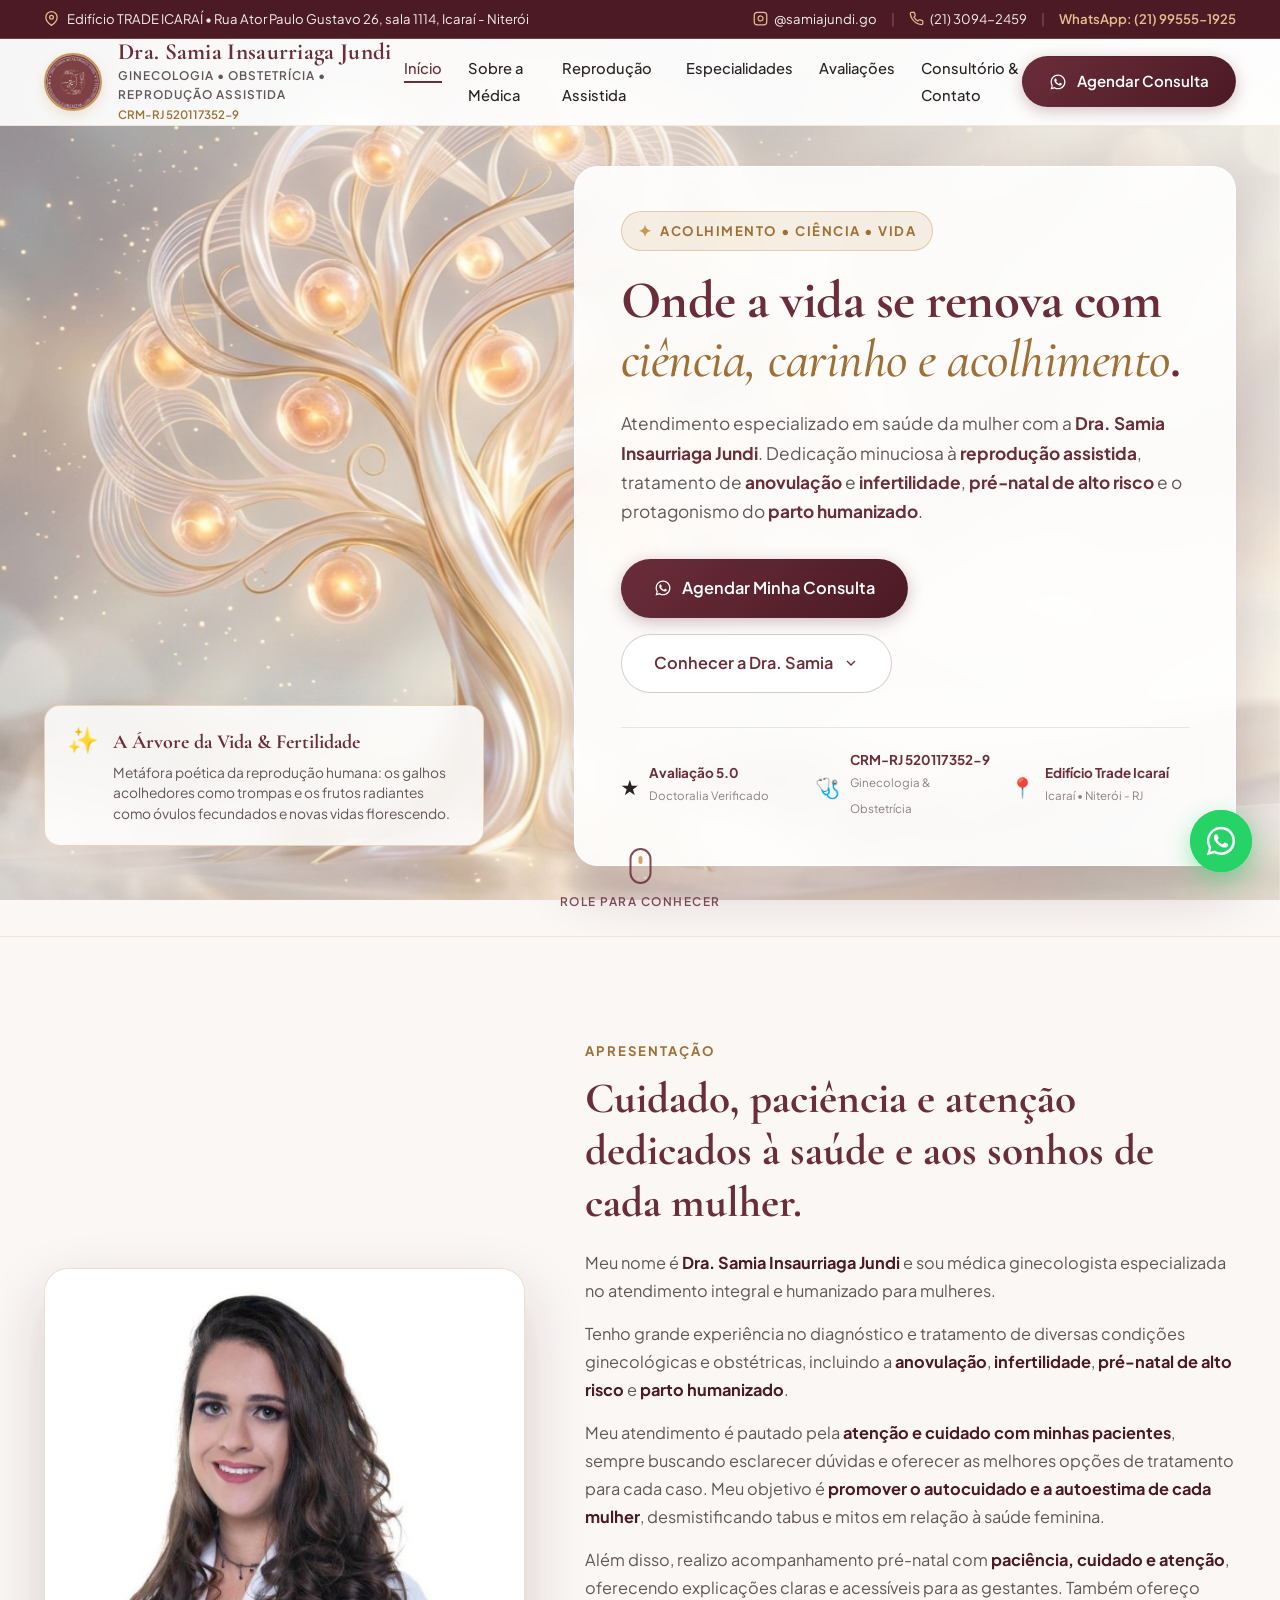
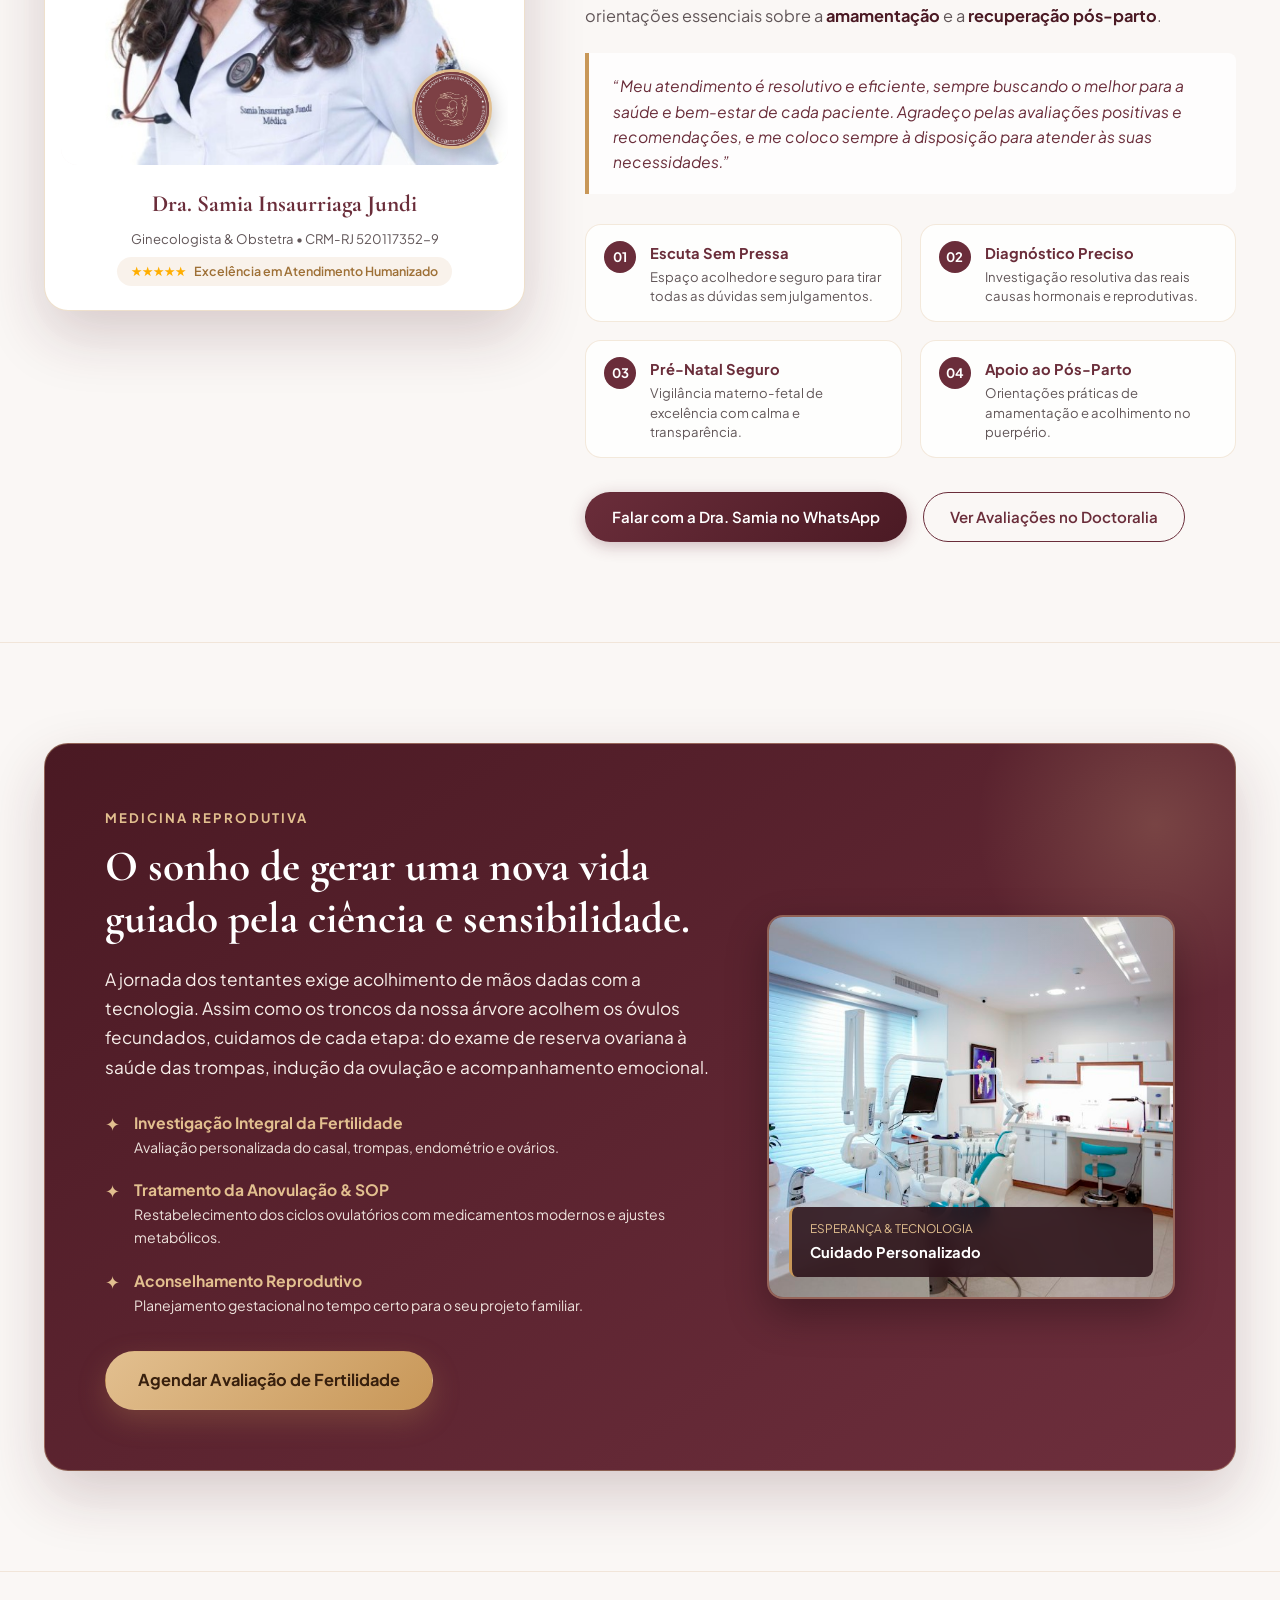
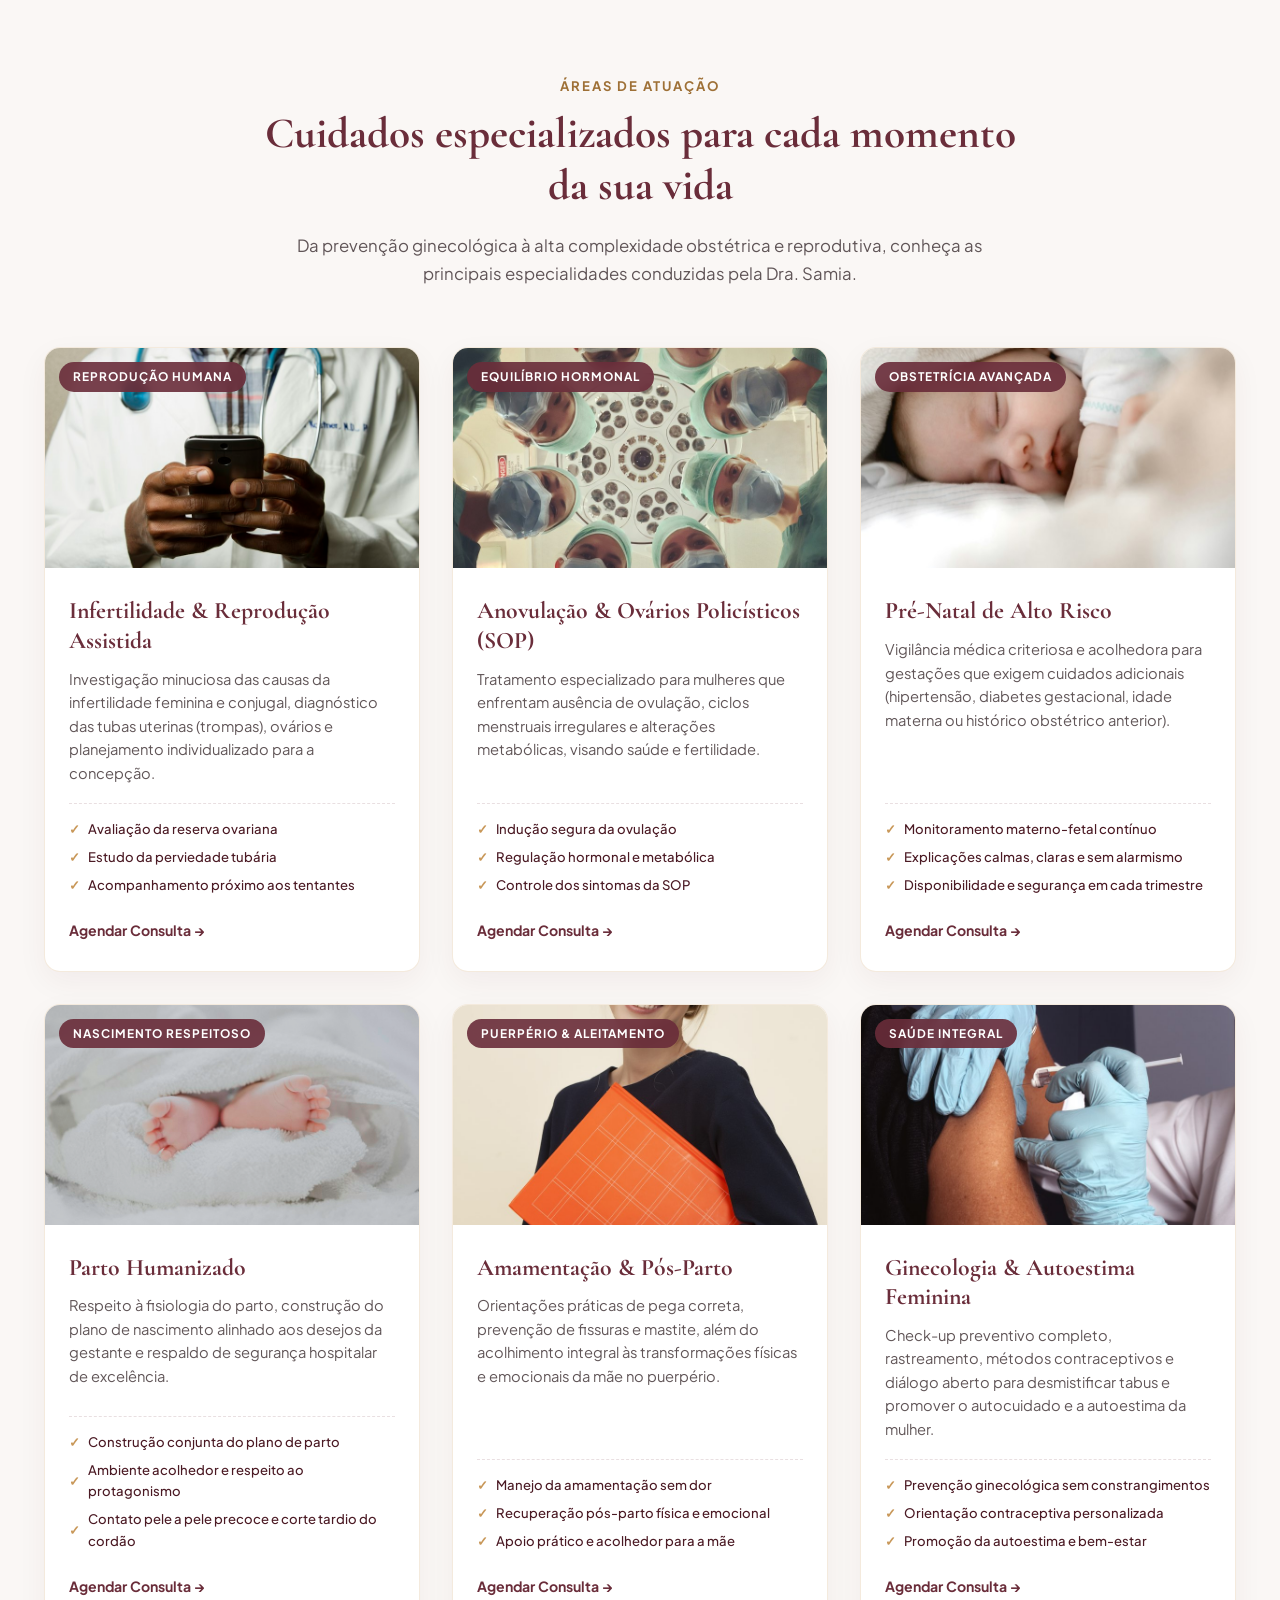
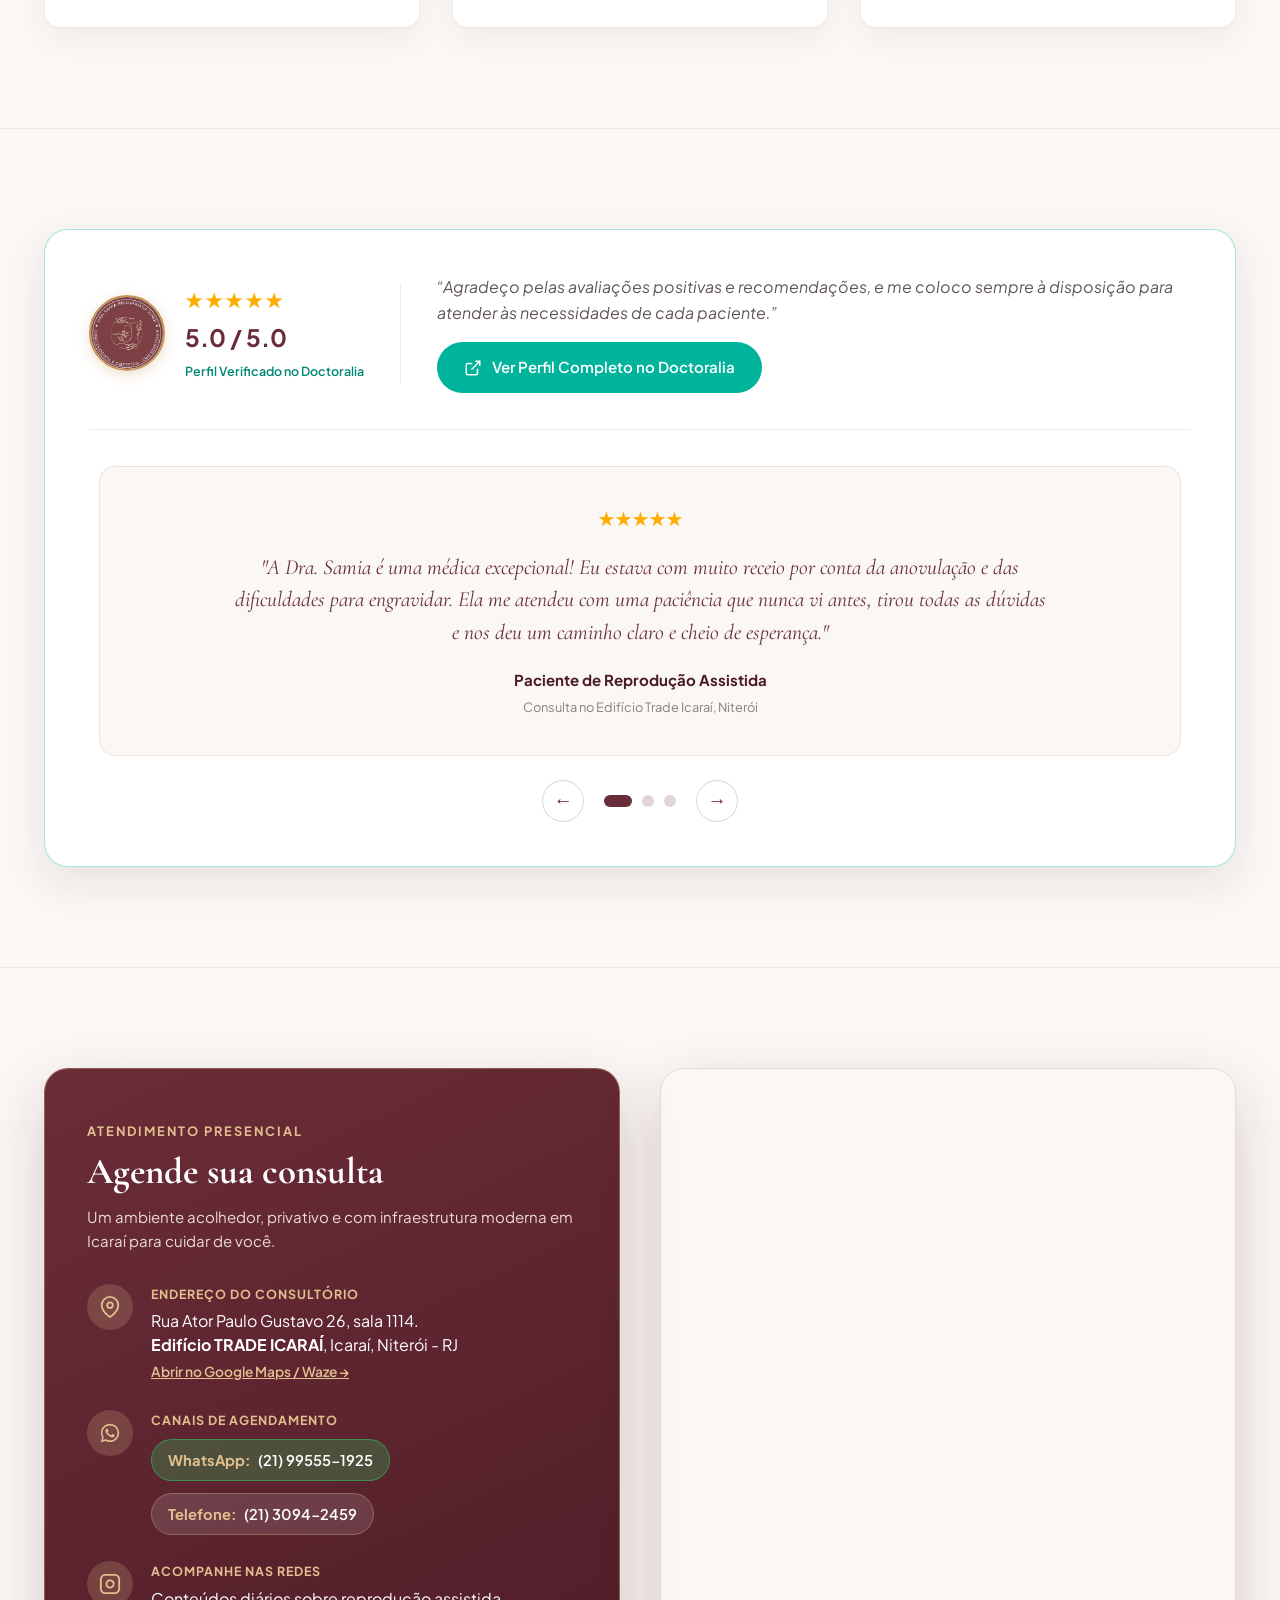
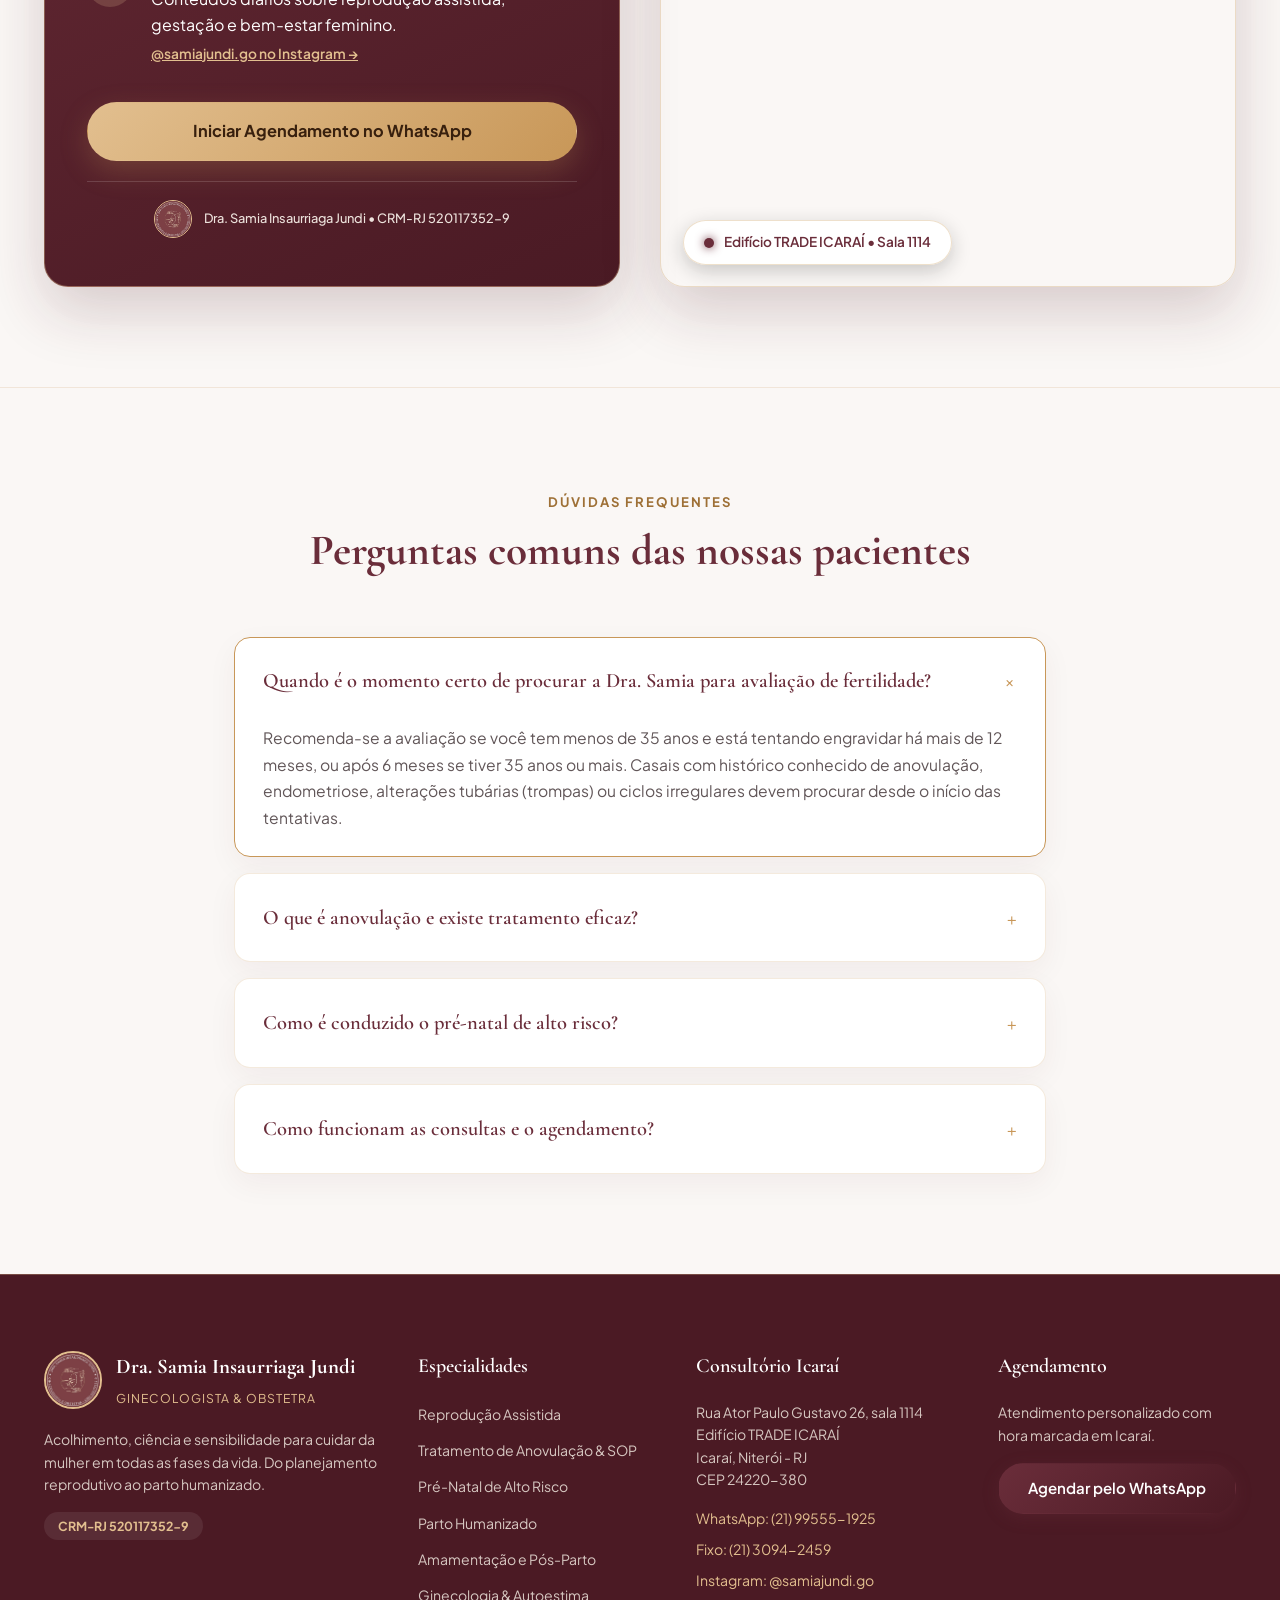
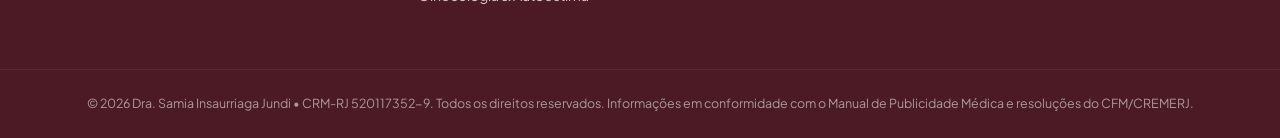
<file: index_modular.html>
<!DOCTYPE html>
<html lang="pt-BR">
<head>
  <meta charset="UTF-8">
  <meta name="viewport" content="width=device-width, initial-scale=1.0">
  <title>Dra. Samia Insaurriaga Jundi | Ginecologia, Obstetrícia & Reprodução Assistida em Niterói</title>
  <meta name="description" content="Atendimento acolhedor e humanizado em Icaraí, Niterói. Especialista em Reprodução Assistida, Anovulação, Infertilidade, Pré-natal de Alto Risco e Parto Humanizado. Dra. Samia Insaurriaga Jundi - CRM-RJ 520117352-9.">
  <link rel="icon" type="image/png" href="assets/images/logo.png">

  <!-- Fontes Google de Alto Padrão -->
  <link rel="preconnect" href="https://fonts.googleapis.com">
  <link rel="preconnect" href="https://fonts.gstatic.com" crossorigin>
  <link href="https://fonts.googleapis.com/css2?family=Cormorant+Garamond:ital,wght@0,400;0,500;0,600;0,700;1,400;1,600&family=Plus+Jakarta+Sans:wght@300;400;500;600;700&display=swap" rel="stylesheet">

  <link rel="stylesheet" href="styles.css">
</head>
<body>

  <!-- =========================================================================
       FUNDO FIXO / MODO ROLAGEM PARALLAX (ÁRVORE DA VIDA DA REPRODUÇÃO)
       A imagem brilha na entrada e fica em segundo plano suave durante a rolagem
       ========================================================================= -->
  <div class="fixed-tree-canvas" id="fixedTreeCanvas" aria-hidden="true">
    <div class="tree-bg-layer" id="treeBgLayer" style="background-image: url('assets/images/hero-bg.jpg');"></div>
    <div class="tree-overlay-layer" id="treeOverlayLayer"></div>
  </div>

  <!-- Barra Superior de Contato Rápido -->
  <aside class="top-announcement">
    <div class="container top-inner">
      <div class="top-location">
        <svg class="icon-svg" viewBox="0 0 24 24" fill="none" stroke="currentColor" stroke-width="2"><path d="M21 10c0 7-9 13-9 13s-9-6-9-13a9 9 0 0 1 18 0z"></path><circle cx="12" cy="10" r="3"></circle></svg>
        <span>Edifício TRADE ICARAÍ • Rua Ator Paulo Gustavo 26, sala 1114, Icaraí - Niterói</span>
      </div>
      <div class="top-contact-links">
        <a href="https://www.instagram.com/samiajundi.go/" target="_blank" rel="noopener" class="top-link">
          <svg class="icon-svg" viewBox="0 0 24 24" fill="none" stroke="currentColor" stroke-width="2"><rect x="2" y="2" width="20" height="20" rx="5" ry="5"></rect><path d="M16 11.37A4 4 0 1 1 12.63 8 4 4 0 0 1 16 11.37z"></path><line x1="17.5" y1="6.5" x2="17.51" y2="6.5"></line></svg>
          <span>@samiajundi.go</span>
        </a>
        <span class="top-sep">|</span>
        <a href="tel:+552130942459" class="top-link">
          <svg class="icon-svg" viewBox="0 0 24 24" fill="none" stroke="currentColor" stroke-width="2"><path d="M22 16.92v3a2 2 0 0 1-2.18 2 19.79 19.79 0 0 1-8.63-3.07 19.5 19.5 0 0 1-6-6 19.79 19.79 0 0 1-3.07-8.67A2 2 0 0 1 4.11 2h3a2 2 0 0 1 2 1.72 12.84 12.84 0 0 0 .7 2.81 2 2 0 0 1-.45 2.11L8.09 9.91a16 16 0 0 0 6 6l1.27-1.27a2 2 0 0 1 2.11-.45 12.84 12.84 0 0 0 2.81.7A2 2 0 0 1 22 16.92z"></path></svg>
          <span>(21) 3094-2459</span>
        </a>
        <span class="top-sep">|</span>
        <a href="https://wa.me/5521995551925?text=Ol%C3%A1%2C%20Dra.%20Samia!%20Gostaria%20de%20agendar%20uma%20consulta." target="_blank" rel="noopener" class="top-link highlight">
          <span>WhatsApp: (21) 99555-1925</span>
        </a>
      </div>
    </div>
  </aside>

  <!-- Cabeçalho Principal -->
  <header class="main-header" id="mainHeader">
    <div class="container header-inner">
      <a href="#hero" class="brand-badge">
        <div class="brand-logo-wrap">
          <img src="assets/images/logo.png" alt="Logotipo Dra. Samia Insaurriaga Jundi" class="brand-seal-img">
        </div>
        <div class="brand-details">
          <span class="doctor-name">Dra. Samia Insaurriaga Jundi</span>
          <span class="doctor-specialty">Ginecologia • Obstetrícia • Reprodução Assistida</span>
          <span class="doctor-crm">CRM-RJ 520117352-9</span>
        </div>
      </a>

      <!-- Menu de Navegação -->
      <nav class="nav-wrapper" id="navWrapper">
        <ul class="nav-links">
          <li><a href="#hero" class="nav-item active">Início</a></li>
          <li><a href="#sobre" class="nav-item">Sobre a Médica</a></li>
          <li><a href="#reproducao" class="nav-item">Reprodução Assistida</a></li>
          <li><a href="#especialidades" class="nav-item">Especialidades</a></li>
          <li><a href="#depoimentos" class="nav-item">Avaliações</a></li>
          <li><a href="#consultorio" class="nav-item">Consultório & Contato</a></li>
        </ul>
        <div class="mobile-cta-box">
          <a href="https://wa.me/5521995551925?text=Ol%C3%A1%2C%20Dra.%20Samia!%20Gostaria%20de%20agendar%20uma%20consulta." target="_blank" rel="noopener" class="btn btn-primary btn-block">
            Agendar Consulta no WhatsApp
          </a>
        </div>
      </nav>

      <div class="header-action">
        <a href="https://wa.me/5521995551925?text=Ol%C3%A1%2C%20Dra.%20Samia!%20Gostaria%20de%20agendar%20uma%20consulta." target="_blank" rel="noopener" class="btn btn-primary">
          <svg class="btn-icon" viewBox="0 0 24 24" fill="currentColor"><path d="M12.04 2c-5.46 0-9.91 4.45-9.91 9.91 0 1.75.46 3.45 1.32 4.95L2.05 22l5.25-1.38c1.45.79 3.08 1.21 4.74 1.21 5.46 0 9.91-4.45 9.91-9.91 0-2.65-1.03-5.14-2.9-7.01A9.816 9.816 0 0 0 12.04 2zm0 18.06c-1.49 0-2.95-.4-4.23-1.16l-.3-.18-3.14.82.84-3.06-.2-.31a8.12 8.12 0 0 1-1.25-4.26c0-4.52 3.68-8.2 8.2-8.2 2.19 0 4.25.85 5.8 2.4 1.55 1.55 2.4 3.61 2.4 5.8 0 4.52-3.68 8.19-8.12 8.19zm4.49-6.14c-.25-.12-1.47-.72-1.7-.81-.23-.08-.39-.12-.56.12-.17.25-.64.81-.79.97-.14.17-.29.19-.53.07-.25-.12-1.04-.38-1.98-1.22-.73-.65-1.23-1.46-1.37-1.71-.14-.25-.02-.38.11-.5.11-.11.25-.29.37-.43.12-.14.17-.25.25-.41.08-.17.04-.31-.02-.43s-.56-1.35-.77-1.85c-.2-.48-.41-.42-.56-.43h-.48c-.17 0-.43.06-.66.31-.23.25-.87.85-.87 2.07s.89 2.4 1.01 2.57c.12.17 1.76 2.68 4.26 3.76.6.26 1.06.41 1.43.53.6.19 1.15.16 1.58.1.48-.07 1.47-.6 1.68-1.18.21-.58.21-1.08.15-1.18-.06-.11-.22-.17-.46-.29z"/></svg>
          <span>Agendar Consulta</span>
        </a>
        <button class="nav-toggle" id="navToggle" aria-label="Alternar menu">
          <span></span><span></span><span></span>
        </button>
      </div>
    </div>
  </header>

  <main>
    <!-- =========================================================================
         HERO SECTION: A ARTE DA ÁRVORE DA VIDA EM DESTAQUE TOTAL
         ========================================================================= -->
    <section class="hero-showcase" id="hero">
      <div class="container hero-layout">
        
        <!-- Coluna Esquerda: Espaço de contemplação da Árvore da Vida -->
        <div class="hero-tree-space">
          <div class="hero-symbolism-card">
            <div class="symbolism-inner">
              <span class="symbolism-icon">✨</span>
              <div class="symbolism-text">
                <strong class="symbolism-badge">A Árvore da Vida & Fertilidade</strong>
                <p>
                  Metáfora poética da reprodução humana: os galhos acolhedores como trompas e os frutos radiantes como óvulos fecundados e novas vidas florescendo.
                </p>
              </div>
            </div>
          </div>
        </div>

        <!-- Coluna Direita: Painel Nobre de Informações e Agendamento -->
        <div class="hero-panel">
          <div class="hero-tag">
            <span class="tag-sparkle">✦</span>
            <span>Acolhimento • Ciência • Vida</span>
          </div>

          <h1 class="hero-heading">
            Onde a vida se renova com <em>ciência, carinho e acolhimento</em>.
          </h1>

          <p class="hero-subtext">
            Atendimento especializado em saúde da mulher com a <strong>Dra. Samia Insaurriaga Jundi</strong>. Dedicação minuciosa à <strong>reprodução assistida</strong>, tratamento de <strong>anovulação</strong> e <strong>infertilidade</strong>, <strong>pré-natal de alto risco</strong> e o protagonismo do <strong>parto humanizado</strong>.
          </p>

          <div class="hero-cta-group">
            <a href="https://wa.me/5521995551925?text=Ol%C3%A1%2C%20Dra.%20Samia!%20Gostaria%20de%20agendar%20uma%20consulta." target="_blank" rel="noopener" class="btn btn-primary btn-large">
              <svg class="btn-icon" viewBox="0 0 24 24" fill="currentColor"><path d="M12.04 2c-5.46 0-9.91 4.45-9.91 9.91 0 1.75.46 3.45 1.32 4.95L2.05 22l5.25-1.38c1.45.79 3.08 1.21 4.74 1.21 5.46 0 9.91-4.45 9.91-9.91 0-2.65-1.03-5.14-2.9-7.01A9.816 9.816 0 0 0 12.04 2zm0 18.06c-1.49 0-2.95-.4-4.23-1.16l-.3-.18-3.14.82.84-3.06-.2-.31a8.12 8.12 0 0 1-1.25-4.26c0-4.52 3.68-8.2 8.2-8.2 2.19 0 4.25.85 5.8 2.4 1.55 1.55 2.4 3.61 2.4 5.8 0 4.52-3.68 8.19-8.12 8.19zm4.49-6.14c-.25-.12-1.47-.72-1.7-.81-.23-.08-.39-.12-.56.12-.17.25-.64.81-.79.97-.14.17-.29.19-.53.07-.25-.12-1.04-.38-1.98-1.22-.73-.65-1.23-1.46-1.37-1.71-.14-.25-.02-.38.11-.5.11-.11.25-.29.37-.43.12-.14.17-.25.25-.41.08-.17.04-.31-.02-.43s-.56-1.35-.77-1.85c-.2-.48-.41-.42-.56-.43h-.48c-.17 0-.43.06-.66.31-.23.25-.87.85-.87 2.07s.89 2.4 1.01 2.57c.12.17 1.76 2.68 4.26 3.76.6.26 1.06.41 1.43.53.6.19 1.15.16 1.58.1.48-.07 1.47-.6 1.68-1.18.21-.58.21-1.08.15-1.18-.06-.11-.22-.17-.46-.29z"/></svg>
              <span>Agendar Minha Consulta</span>
            </a>
            <a href="#sobre" class="btn btn-secondary btn-large">
              <span>Conhecer a Dra. Samia</span>
              <svg class="btn-icon-sm" viewBox="0 0 24 24" fill="none" stroke="currentColor" stroke-width="2"><polyline points="6 9 12 15 18 9"></polyline></svg>
            </a>
          </div>

          <!-- Mini cards de confiança no rodapé do herói -->
          <div class="hero-trust-chips">
            <div class="chip">
              <span class="chip-icon">★</span>
              <div>
                <strong>Avaliação 5.0</strong>
                <small>Doctoralia Verificado</small>
              </div>
            </div>
            <div class="chip">
              <span class="chip-icon">🩺</span>
              <div>
                <strong>CRM-RJ 520117352-9</strong>
                <small>Ginecologia & Obstetrícia</small>
              </div>
            </div>
            <div class="chip">
              <span class="chip-icon">📍</span>
              <div>
                <strong>Edifício Trade Icaraí</strong>
                <small>Icaraí • Niterói - RJ</small>
              </div>
            </div>
          </div>
        </div>

      </div>

      <!-- Indicador de Rolagem Suave -->
      <a href="#sobre" class="scroll-arrow" aria-label="Rolar para baixo">
        <span class="scroll-track">
          <span class="scroll-ball"></span>
        </span>
        <span class="scroll-caption">Role para conhecer</span>
      </a>
    </section>

    <!-- =========================================================================
         SEÇÃO SOBRE A DRA. SAMIA (COM A FOTO REAL OFICIAL DA MÉDICA)
         ========================================================================= -->
    <section class="page-section section-about" id="sobre">
      <div class="container">
        
        <div class="about-flex">
          
          <!-- Foto Oficial da Dra. Samia -->
          <div class="about-photo-wrapper">
            <div class="doctor-photo-card">
              <div class="photo-frame">
                <img src="assets/images/dra-samia.png" alt="Dra. Samia Insaurriaga Jundi - Ginecologista e Obstetra" class="doctor-photo">
                <div class="photo-seal-badge">
                  <img src="assets/images/logo.png" alt="Selo Oficial Dra. Samia" class="mini-seal">
                </div>
              </div>
              <div class="doctor-caption-card">
                <h3 class="caption-name">Dra. Samia Insaurriaga Jundi</h3>
                <span class="caption-title">Ginecologista & Obstetra • CRM-RJ 520117352-9</span>
                <div class="caption-rating">
                  <span class="stars">★★★★★</span>
                  <span>Excelência em Atendimento Humanizado</span>
                </div>
              </div>
            </div>
          </div>

          <!-- Conteúdo Biográfico com a Voz da Médica -->
          <div class="about-bio-wrapper">
            <span class="section-tag">Apresentação</span>
            <h2 class="section-heading">
              Cuidado, paciência e atenção dedicados à saúde e aos sonhos de cada mulher.
            </h2>

            <div class="bio-paragraphs">
              <p class="bio-intro">
                Meu nome é <strong>Dra. Samia Insaurriaga Jundi</strong> e sou médica ginecologista especializada no atendimento integral e humanizado para mulheres.
              </p>

              <p>
                Tenho grande experiência no diagnóstico e tratamento de diversas condições ginecológicas e obstétricas, incluindo a <strong>anovulação</strong>, <strong>infertilidade</strong>, <strong>pré-natal de alto risco</strong> e <strong>parto humanizado</strong>.
              </p>

              <p>
                Meu atendimento é pautado pela <strong>atenção e cuidado com minhas pacientes</strong>, sempre buscando esclarecer dúvidas e oferecer as melhores opções de tratamento para cada caso. Meu objetivo é <strong>promover o autocuidado e a autoestima de cada mulher</strong>, desmistificando tabus e mitos em relação à saúde feminina.
              </p>

              <p>
                Além disso, realizo acompanhamento pré-natal com <strong>paciência, cuidado e atenção</strong>, oferecendo explicações claras e acessíveis para as gestantes. Também ofereço orientações essenciais sobre a <strong>amamentação</strong> e a <strong>recuperação pós-parto</strong>.
              </p>

              <blockquote class="bio-quote">
                “Meu atendimento é resolutivo e eficiente, sempre buscando o melhor para a saúde e bem-estar de cada paciente. Agradeço pelas avaliações positivas e recomendações, e me coloco sempre à disposição para atender às suas necessidades.”
              </blockquote>
            </div>

            <!-- Pilares de Atendimento -->
            <div class="pillars-grid">
              <div class="pillar-box">
                <div class="pillar-icon">01</div>
                <div>
                  <strong>Escuta Sem Pressa</strong>
                  <p>Espaço acolhedor e seguro para tirar todas as dúvidas sem julgamentos.</p>
                </div>
              </div>
              <div class="pillar-box">
                <div class="pillar-icon">02</div>
                <div>
                  <strong>Diagnóstico Preciso</strong>
                  <p>Investigação resolutiva das reais causas hormonais e reprodutivas.</p>
                </div>
              </div>
              <div class="pillar-box">
                <div class="pillar-icon">03</div>
                <div>
                  <strong>Pré-Natal Seguro</strong>
                  <p>Vigilância materno-fetal de excelência com calma e transparência.</p>
                </div>
              </div>
              <div class="pillar-box">
                <div class="pillar-icon">04</div>
                <div>
                  <strong>Apoio ao Pós-Parto</strong>
                  <p>Orientações práticas de amamentação e acolhimento no puerpério.</p>
                </div>
              </div>
            </div>

            <div class="about-actions">
              <a href="https://wa.me/5521995551925?text=Ol%C3%A1%2C%20Dra.%20Samia!%20Gostaria%20de%20agendar%20uma%20consulta." target="_blank" rel="noopener" class="btn btn-primary">
                Falar com a Dra. Samia no WhatsApp
              </a>
              <a href="https://www.doctoralia.com.br/samia-insaurriaga-jundi/ginecologista/rio-de-janeiro?utm_campaign=836030&utm_medium=link&utm_source=widget&utm_term=instagram-profile-link" target="_blank" rel="noopener" class="btn btn-outline">
                Ver Avaliações no Doctoralia
              </a>
            </div>

          </div>

        </div>

      </div>
    </section>

    <!-- =========================================================================
         REPRODUÇÃO ASSISTIDA & METÁFORA DA VIDA (DESTAQUE ESPECIAL)
         ========================================================================= -->
    <section class="page-section section-fertility-focus" id="reproducao">
      <div class="container">
        
        <div class="fertility-banner-luxury">
          <div class="fertility-grid">
            <div class="fertility-text">
              <span class="section-tag light">Medicina Reprodutiva</span>
              <h2 class="section-heading light">
                O sonho de gerar uma nova vida guiado pela ciência e sensibilidade.
              </h2>
              <p class="fertility-lead">
                A jornada dos tentantes exige acolhimento de mãos dadas com a tecnologia. Assim como os troncos da nossa árvore acolhem os óvulos fecundados, cuidamos de cada etapa: do exame de reserva ovariana à saúde das trompas, indução da ovulação e acompanhamento emocional.
              </p>

              <div class="fertility-list">
                <div class="f-item">
                  <span class="f-bullet">✦</span>
                  <div>
                    <strong>Investigação Integral da Fertilidade</strong>
                    <p>Avaliação personalizada do casal, trompas, endométrio e ovários.</p>
                  </div>
                </div>
                <div class="f-item">
                  <span class="f-bullet">✦</span>
                  <div>
                    <strong>Tratamento da Anovulação & SOP</strong>
                    <p>Restabelecimento dos ciclos ovulatórios com medicamentos modernos e ajustes metabólicos.</p>
                  </div>
                </div>
                <div class="f-item">
                  <span class="f-bullet">✦</span>
                  <div>
                    <strong>Aconselhamento Reprodutivo</strong>
                    <p>Planejamento gestacional no tempo certo para o seu projeto familiar.</p>
                  </div>
                </div>
              </div>

              <a href="https://wa.me/5521995551925?text=Ol%C3%A1%2C%20Dra.%20Samia!%20Gostaria%20de%20agendar%20uma%20avalia%C3%A7%C3%A3o%20de%20fertilidade." target="_blank" rel="noopener" class="btn btn-gold btn-large">
                Agendar Avaliação de Fertilidade
              </a>
            </div>

            <div class="fertility-visual">
              <div class="fertility-img-card">
                <img src="assets/images/clinic-cozy.jpg" alt="Acolhimento e Consulta com a Dra. Samia Jundi" class="f-photo">
                <div class="f-badge">
                  <span>Esperança & Tecnologia</span>
                  <strong>Cuidado Personalizado</strong>
                </div>
              </div>
            </div>
          </div>
        </div>

      </div>
    </section>

    <!-- =========================================================================
         ESPECIALIDADES COM FOTOS REAIS (SISTEMA DE GRADE / RODAGEM)
         ========================================================================= -->
    <section class="page-section section-services" id="especialidades">
      <div class="container">
        
        <div class="section-header-center">
          <span class="section-tag">Áreas de Atuação</span>
          <h2 class="section-heading">Cuidados especializados para cada momento da sua vida</h2>
          <p class="section-lead">
            Da prevenção ginecológica à alta complexidade obstétrica e reprodutiva, conheça as principais especialidades conduzidas pela Dra. Samia.
          </p>
        </div>

        <div class="services-cards-grid">
          
          <!-- Card 1: Infertilidade e Reprodução -->
          <article class="service-box">
            <div class="service-media">
              <img src="assets/images/ultrasound-care.jpg" alt="Infertilidade e Reprodução Assistida" class="service-img">
              <span class="service-category">Reprodução Humana</span>
            </div>
            <div class="service-body">
              <h3 class="service-name">Infertilidade & Reprodução Assistida</h3>
              <p class="service-desc">
                Investigação minuciosa das causas da infertilidade feminina e conjugal, diagnóstico das tubas uterinas (trompas), ovários e planejamento individualizado para a concepção.
              </p>
              <ul class="service-points">
                <li>Avaliação da reserva ovariana</li>
                <li>Estudo da perviedade tubária</li>
                <li>Acompanhamento próximo aos tentantes</li>
              </ul>
              <a href="https://wa.me/5521995551925?text=Ol%C3%A1%2C%20gostaria%20de%20saber%20mais%20sobre%20o%20tratamento%20de%20infertilidade." target="_blank" rel="noopener" class="service-link">Agendar Consulta →</a>
            </div>
          </article>

          <!-- Card 2: Anovulação e SOP -->
          <article class="service-box">
            <div class="service-media">
              <img src="assets/images/fertility.jpg" alt="Tratamento de Anovulação e SOP" class="service-img">
              <span class="service-category">Equilíbrio Hormonal</span>
            </div>
            <div class="service-body">
              <h3 class="service-name">Anovulação & Ovários Policísticos (SOP)</h3>
              <p class="service-desc">
                Tratamento especializado para mulheres que enfrentam ausência de ovulação, ciclos menstruais irregulares e alterações metabólicas, visando saúde e fertilidade.
              </p>
              <ul class="service-points">
                <li>Indução segura da ovulação</li>
                <li>Regulação hormonal e metabólica</li>
                <li>Controle dos sintomas da SOP</li>
              </ul>
              <a href="https://wa.me/5521995551925?text=Ol%C3%A1%2C%20gostaria%20de%20saber%20mais%20sobre%20tratamento%20de%20anovula%C3%A7%C3%A3o." target="_blank" rel="noopener" class="service-link">Agendar Consulta →</a>
            </div>
          </article>

          <!-- Card 3: Pré-natal de Alto Risco -->
          <article class="service-box">
            <div class="service-media">
              <img src="assets/images/pregnant-warm.jpg" alt="Pré-Natal de Alto Risco" class="service-img">
              <span class="service-category">Obstetrícia Avançada</span>
            </div>
            <div class="service-body">
              <h3 class="service-name">Pré-Natal de Alto Risco</h3>
              <p class="service-desc">
                Vigilância médica criteriosa e acolhedora para gestações que exigem cuidados adicionais (hipertensão, diabetes gestacional, idade materna ou histórico obstétrico anterior).
              </p>
              <ul class="service-points">
                <li>Monitoramento materno-fetal contínuo</li>
                <li>Explicações calmas, claras e sem alarmismo</li>
                <li>Disponibilidade e segurança em cada trimestre</li>
              </ul>
              <a href="https://wa.me/5521995551925?text=Ol%C3%A1%2C%20gostaria%20de%20agendar%20acompanhamento%20de%20pr%C3%A9-natal." target="_blank" rel="noopener" class="service-link">Agendar Consulta →</a>
            </div>
          </article>

          <!-- Card 4: Parto Humanizado -->
          <article class="service-box">
            <div class="service-media">
              <img src="assets/images/newborn.jpg" alt="Parto Humanizado e Nascimento Respeitoso" class="service-img">
              <span class="service-category">Nascimento Respeitoso</span>
            </div>
            <div class="service-body">
              <h3 class="service-name">Parto Humanizado</h3>
              <p class="service-desc">
                Respeito à fisiologia do parto, construção do plano de nascimento alinhado aos desejos da gestante e respaldo de segurança hospitalar de excelência.
              </p>
              <ul class="service-points">
                <li>Construção conjunta do plano de parto</li>
                <li>Ambiente acolhedor e respeito ao protagonismo</li>
                <li>Contato pele a pele precoce e corte tardio do cordão</li>
              </ul>
              <a href="https://wa.me/5521995551925?text=Ol%C3%A1%2C%20gostaria%20de%20conversar%20sobre%20o%20parto%20humanizado." target="_blank" rel="noopener" class="service-link">Agendar Consulta →</a>
            </div>
          </article>

          <!-- Card 5: Amamentação & Pós-Parto -->
          <article class="service-box">
            <div class="service-media">
              <img src="assets/images/breastfeeding.jpg" alt="Amamentação e Apoio ao Pós-Parto" class="service-img">
              <span class="service-category">Puerpério & Aleitamento</span>
            </div>
            <div class="service-body">
              <h3 class="service-name">Amamentação & Pós-Parto</h3>
              <p class="service-desc">
                Orientações práticas de pega correta, prevenção de fissuras e mastite, além do acolhimento integral às transformações físicas e emocionais da mãe no puerpério.
              </p>
              <ul class="service-points">
                <li>Manejo da amamentação sem dor</li>
                <li>Recuperação pós-parto física e emocional</li>
                <li>Apoio prático e acolhedor para a mãe</li>
              </ul>
              <a href="https://wa.me/5521995551925?text=Ol%C3%A1%2C%20preciso%20de%20orienta%C3%A7%C3%B5es%20de%20amamenta%C3%A7%C3%A3o%20e%20p%C3%B3s-parto." target="_blank" rel="noopener" class="service-link">Agendar Consulta →</a>
            </div>
          </article>

          <!-- Card 6: Ginecologia & Desmistificação -->
          <article class="service-box">
            <div class="service-media">
              <img src="assets/images/consultation.jpg" alt="Ginecologia e Desmistificação de Tabus" class="service-img">
              <span class="service-category">Saúde Integral</span>
            </div>
            <div class="service-body">
              <h3 class="service-name">Ginecologia & Autoestima Feminina</h3>
              <p class="service-desc">
                Check-up preventivo completo, rastreamento, métodos contraceptivos e diálogo aberto para desmistificar tabus e promover o autocuidado e a autoestima da mulher.
              </p>
              <ul class="service-points">
                <li>Prevenção ginecológica sem constrangimentos</li>
                <li>Orientação contraceptiva personalizada</li>
                <li>Promoção da autoestima e bem-estar</li>
              </ul>
              <a href="https://wa.me/5521995551925?text=Ol%C3%A1%2C%20gostaria%20de%20agendar%20minha%20consulta%20ginecol%C3%B3gica." target="_blank" rel="noopener" class="service-link">Agendar Consulta →</a>
            </div>
          </article>

        </div>

      </div>
    </section>

    <!-- =========================================================================
         AVALIAÇÕES REAIS DO DOCTORALIA (CARROSSEL / SISTEMA DE RODAGEM)
         ========================================================================= -->
    <section class="page-section section-reviews" id="depoimentos">
      <div class="container">
        
        <div class="doctoralia-spotlight">
          <div class="doc-header-row">
            <div class="doc-rating-summary">
              <div class="doc-seal-thumb">
                <img src="assets/images/logo.png" alt="Selo Dra Samia" class="doc-logo-circle">
              </div>
              <div class="doc-scores">
                <div class="stars-gold">★★★★★</div>
                <strong class="score-num">5.0 / 5.0</strong>
                <span class="score-sub">Perfil Verificado no Doctoralia</span>
              </div>
            </div>

            <div class="doc-callout">
              <p>“Agradeço pelas avaliações positivas e recomendações, e me coloco sempre à disposição para atender às necessidades de cada paciente.”</p>
              <a href="https://www.doctoralia.com.br/samia-insaurriaga-jundi/ginecologista/rio-de-janeiro?utm_campaign=836030&utm_medium=link&utm_source=widget&utm_term=instagram-profile-link" target="_blank" rel="noopener" class="btn btn-doctoralia">
                <svg class="btn-icon" viewBox="0 0 24 24" fill="none" stroke="currentColor" stroke-width="2"><path d="M18 13v6a2 2 0 0 1-2 2H5a2 2 0 0 1-2-2V8a2 2 0 0 1 2-2h6"></path><polyline points="15 3 21 3 21 9"></polyline><line x1="10" y1="14" x2="21" y2="3"></line></svg>
                <span>Ver Perfil Completo no Doctoralia</span>
              </a>
            </div>
          </div>

          <!-- Carrossel de Depoimentos ("Sistema de Rodagem") -->
          <div class="testimonials-carousel" id="testimonialsCarousel">
            <div class="carousel-track-wrapper">
              <div class="carousel-track" id="carouselTrack">
                
                <!-- Depoimento 1 -->
                <div class="testimonial-slide active">
                  <div class="testimonial-card">
                    <div class="t-stars">★★★★★</div>
                    <p class="t-quote">
                      "A Dra. Samia é uma médica excepcional! Eu estava com muito receio por conta da anovulação e das dificuldades para engravidar. Ela me atendeu com uma paciência que nunca vi antes, tirou todas as dúvidas e nos deu um caminho claro e cheio de esperança."
                    </p>
                    <div class="t-author">
                      <strong>Paciente de Reprodução Assistida</strong>
                      <span>Consulta no Edifício Trade Icaraí, Niterói</span>
                    </div>
                  </div>
                </div>

                <!-- Depoimento 2 -->
                <div class="testimonial-slide">
                  <div class="testimonial-card">
                    <div class="t-stars">★★★★★</div>
                    <p class="t-quote">
                      "Fiz meu pré-natal de alto risco com a Dra. Samia e não poderia ter feito escolha melhor. Ela é muito segura, atenciosa, explica cada exame com palavras simples e me acalmou em todas as semanas. O parto foi inesquecível e respeitou tudo o que sonhamos!"
                    </p>
                    <div class="t-author">
                      <strong>Gestante de Alto Risco</strong>
                      <span>Avaliação verificada no Doctoralia</span>
                    </div>
                  </div>
                </div>

                <!-- Depoimento 3 -->
                <div class="testimonial-slide">
                  <div class="testimonial-card">
                    <div class="t-stars">★★★★★</div>
                    <p class="t-quote">
                      "Excelente ginecologista! Desmistificou questões que eu tinha vergonha de perguntar, foi super acolhedora e me ajudou muito no pós-parto e na amamentação quando tive dificuldades de pega. Atendimento humano de verdade."
                    </p>
                    <div class="t-author">
                      <strong>Paciente de Ginecologia & Pós-Parto</strong>
                      <span>Atendimento Presencial</span>
                    </div>
                  </div>
                </div>

              </div>
            </div>

            <!-- Controles do Carrossel / Rodagem -->
            <div class="carousel-controls">
              <button class="carousel-btn prev" id="carouselPrev" aria-label="Depoimento Anterior">←</button>
              <div class="carousel-dots" id="carouselDots">
                <span class="dot active" data-index="0"></span>
                <span class="dot" data-index="1"></span>
                <span class="dot" data-index="2"></span>
              </div>
              <button class="carousel-btn next" id="carouselNext" aria-label="Próximo Depoimento">→</button>
            </div>
          </div>

        </div>

      </div>
    </section>

    <!-- =========================================================================
         CONSULTÓRIO & LOCALIZAÇÃO (BASEADO NO CARTÃO SAMIA END)
         ========================================================================= -->
    <section class="page-section section-clinic" id="consultorio">
      <div class="container">
        
        <div class="clinic-grid">
          
          <!-- Card de Agendamento & Endereço (Estilo Samia End) -->
          <div class="clinic-card-marsala">
            <div class="card-brand-header">
              <span class="card-kicker">Atendimento Presencial</span>
              <h2 class="card-title">Agende sua consulta</h2>
              <p class="card-intro">Um ambiente acolhedor, privativo e com infraestrutura moderna em Icaraí para cuidar de você.</p>
            </div>

            <div class="contact-details-list">
              
              <!-- Endereço Físico -->
              <div class="contact-row">
                <div class="contact-icon-bubble">
                  <svg viewBox="0 0 24 24" fill="none" stroke="currentColor" stroke-width="2"><path d="M21 10c0 7-9 13-9 13s-9-6-9-13a9 9 0 0 1 18 0z"></path><circle cx="12" cy="10" r="3"></circle></svg>
                </div>
                <div class="contact-text">
                  <span class="contact-label">Endereço do Consultório</span>
                  <p class="contact-highlight">
                    Rua Ator Paulo Gustavo 26, sala 1114.<br>
                    <strong>Edifício TRADE ICARAÍ</strong>, Icaraí, Niterói - RJ
                  </p>
                  <a href="https://maps.google.com/?q=Rua+Ator+Paulo+Gustavo+26+Edificio+TRADE+ICARAÍ+Niteroi" target="_blank" rel="noopener" class="contact-map-link">
                    Abrir no Google Maps / Waze →
                  </a>
                </div>
              </div>

              <!-- Telefones e WhatsApp -->
              <div class="contact-row">
                <div class="contact-icon-bubble">
                  <svg viewBox="0 0 24 24" fill="currentColor"><path d="M12.04 2c-5.46 0-9.91 4.45-9.91 9.91 0 1.75.46 3.45 1.32 4.95L2.05 22l5.25-1.38c1.45.79 3.08 1.21 4.74 1.21 5.46 0 9.91-4.45 9.91-9.91 0-2.65-1.03-5.14-2.9-7.01A9.816 9.816 0 0 0 12.04 2zm0 18.06c-1.49 0-2.95-.4-4.23-1.16l-.3-.18-3.14.82.84-3.06-.2-.31a8.12 8.12 0 0 1-1.25-4.26c0-4.52 3.68-8.2 8.2-8.2 2.19 0 4.25.85 5.8 2.4 1.55 1.55 2.4 3.61 2.4 5.8 0 4.52-3.68 8.19-8.12 8.19zm4.49-6.14c-.25-.12-1.47-.72-1.7-.81-.23-.08-.39-.12-.56.12-.17.25-.64.81-.79.97-.14.17-.29.19-.53.07-.25-.12-1.04-.38-1.98-1.22-.73-.65-1.23-1.46-1.37-1.71-.14-.25-.02-.38.11-.5.11-.11.25-.29.37-.43.12-.14.17-.25.25-.41.08-.17.04-.31-.02-.43s-.56-1.35-.77-1.85c-.2-.48-.41-.42-.56-.43h-.48c-.17 0-.43.06-.66.31-.23.25-.87.85-.87 2.07s.89 2.4 1.01 2.57c.12.17 1.76 2.68 4.26 3.76.6.26 1.06.41 1.43.53.6.19 1.15.16 1.58.1.48-.07 1.47-.6 1.68-1.18.21-.58.21-1.08.15-1.18-.06-.11-.22-.17-.46-.29z"/></svg>
                </div>
                <div class="contact-text">
                  <span class="contact-label">Canais de Agendamento</span>
                  <div class="phone-buttons-group">
                    <a href="https://wa.me/5521995551925?text=Ol%C3%A1%2C%20Dra.%20Samia!%20Gostaria%20de%20agendar%20uma%20consulta." target="_blank" rel="noopener" class="phone-tag whatsapp">
                      <strong>WhatsApp:</strong> (21) 99555-1925
                    </a>
                    <a href="tel:+552130942459" class="phone-tag">
                      <strong>Telefone:</strong> (21) 3094-2459
                    </a>
                  </div>
                </div>
              </div>

              <!-- Instagram -->
              <div class="contact-row">
                <div class="contact-icon-bubble">
                  <svg viewBox="0 0 24 24" fill="none" stroke="currentColor" stroke-width="2"><rect x="2" y="2" width="20" height="20" rx="5" ry="5"></rect><path d="M16 11.37A4 4 0 1 1 12.63 8 4 4 0 0 1 16 11.37z"></path><line x1="17.5" y1="6.5" x2="17.51" y2="6.5"></line></svg>
                </div>
                <div class="contact-text">
                  <span class="contact-label">Acompanhe nas Redes</span>
                  <p>Conteúdos diários sobre reprodução assistida, gestação e bem-estar feminino.</p>
                  <a href="https://www.instagram.com/samiajundi.go/" target="_blank" rel="noopener" class="contact-map-link">
                    @samiajundi.go no Instagram →
                  </a>
                </div>
              </div>

            </div>

            <!-- Rodapé do Card com Selo e Botão -->
            <div class="card-footer-action">
              <a href="https://wa.me/5521995551925?text=Ol%C3%A1%2C%20Dra.%20Samia!%20Gostaria%20de%20agendar%20uma%20consulta." target="_blank" rel="noopener" class="btn btn-gold btn-block btn-large">
                Iniciar Agendamento no WhatsApp
              </a>
              <div class="seal-signature">
                <img src="assets/images/logo.png" alt="Selo Oficial Dra Samia" class="footer-seal-small">
                <span>Dra. Samia Insaurriaga Jundi • CRM-RJ 520117352-9</span>
              </div>
            </div>

          </div>

          <!-- Mapa Interativo do Consultório -->
          <div class="clinic-map-container">
            <div class="map-card-shell">
              <iframe 
                src="https://www.google.com/maps/embed?pb=!1m18!1m12!1m3!1d3675.297491745484!2d-43.11181462473489!3d-22.90240953775086!2m3!1f0!2f0!3f0!3m2!1i1024!2i768!4f13.1!3m3!1m2!1s0x9983f4bfa85617%3A0xe21f5791c107e0c4!2sR.%20Ator%20Paulo%20Gustavo%2C%2026%20-%20Icara%C3%AD%2C%20Niter%C3%B3i%20-%20RJ%2C%2024220-380!5e0!3m2!1spt-BR!2sbr!4v1700000000000!5m2!1spt-BR!2sbr" 
                width="100%" 
                height="100%" 
                style="border:0;" 
                allowfullscreen="" 
                loading="lazy" 
                referrerpolicy="no-referrer-when-downgrade"
                title="Localização do Consultório no Trade Icaraí Niterói">
              </iframe>
              <div class="map-pin-pill">
                <span class="pulsing-dot"></span>
                <span>Edifício TRADE ICARAÍ • Sala 1114</span>
              </div>
            </div>
          </div>

        </div>

      </div>
    </section>

    <!-- =========================================================================
         PERGUNTAS FREQUENTES (FAQ)
         ========================================================================= -->
    <section class="page-section section-faq" id="faq">
      <div class="container faq-shell">
        <div class="section-header-center">
          <span class="section-tag">Dúvidas Frequentes</span>
          <h2 class="section-heading">Perguntas comuns das nossas pacientes</h2>
        </div>

        <div class="faq-accordion-list">
          
          <details class="faq-card" open>
            <summary class="faq-trigger">
              <span>Quando é o momento certo de procurar a Dra. Samia para avaliação de fertilidade?</span>
              <span class="faq-symbol">+</span>
            </summary>
            <div class="faq-content">
              <p>Recomenda-se a avaliação se você tem menos de 35 anos e está tentando engravidar há mais de 12 meses, ou após 6 meses se tiver 35 anos ou mais. Casais com histórico conhecido de anovulação, endometriose, alterações tubárias (trompas) ou ciclos irregulares devem procurar desde o início das tentativas.</p>
            </div>
          </details>

          <details class="faq-card">
            <summary class="faq-trigger">
              <span>O que é anovulação e existe tratamento eficaz?</span>
              <span class="faq-symbol">+</span>
            </summary>
            <div class="faq-content">
              <p>Anovulação é a ausência de liberação do óvulo pelos ovários, impedindo a fecundação natural. O tratamento é individualizado e de alta resolutividade, podendo incluir indução ovulatória acompanhada por ultrassom, equilíbrio hormonal e reeducação metabólica.</p>
            </div>
          </details>

          <details class="faq-card">
            <summary class="faq-trigger">
              <span>Como é conduzido o pré-natal de alto risco?</span>
              <span class="faq-symbol">+</span>
            </summary>
            <div class="faq-content">
              <p>O pré-natal de alto risco conta com consultas mais próximas, exames diagnósticos minuciosos e vigilância constante sobre a saúde materna e fetal. O foco da Dra. Samia é garantir que a gestante se sinta segura, acolhida e informada com explicações calmas e sem alarmismos.</p>
            </div>
          </details>

          <details class="faq-card">
            <summary class="faq-trigger">
              <span>Como funcionam as consultas e o agendamento?</span>
              <span class="faq-symbol">+</span>
            </summary>
            <div class="faq-content">
              <p>As consultas são presenciais no consultório em Icaraí, com horário reservado sem pressa. O agendamento é feito de forma rápida pelo WhatsApp <strong>(21) 99555-1925</strong>, pelo telefone fixo <strong>(21) 3094-2459</strong> ou diretamente pelo <strong>Doctoralia</strong>.</p>
            </div>
          </details>

        </div>
      </div>
    </section>

  </main>

  <!-- =========================================================================
       RODAPÉ OFICIAL (CONFORMIDADE CFM)
       ========================================================================= -->
  <footer class="site-footer">
    <div class="container footer-columns">
      
      <div class="f-col brand-col">
        <div class="f-brand-header">
          <img src="assets/images/logo.png" alt="Logotipo Dra Samia Jundi" class="f-logo">
          <div>
            <strong class="f-name">Dra. Samia Insaurriaga Jundi</strong>
            <span class="f-subtitle">Ginecologista & Obstetra</span>
          </div>
        </div>
        <p class="f-text">
          Acolhimento, ciência e sensibilidade para cuidar da mulher em todas as fases da vida. Do planejamento reprodutivo ao parto humanizado.
        </p>
        <span class="f-crm-pill">CRM-RJ 520117352-9</span>
      </div>

      <div class="f-col">
        <h4 class="f-col-title">Especialidades</h4>
        <ul class="f-menu">
          <li><a href="#reproducao">Reprodução Assistida</a></li>
          <li><a href="#especialidades">Tratamento de Anovulação & SOP</a></li>
          <li><a href="#especialidades">Pré-Natal de Alto Risco</a></li>
          <li><a href="#especialidades">Parto Humanizado</a></li>
          <li><a href="#especialidades">Amamentação e Pós-Parto</a></li>
          <li><a href="#especialidades">Ginecologia & Autoestima</a></li>
        </ul>
      </div>

      <div class="f-col">
        <h4 class="f-col-title">Consultório Icaraí</h4>
        <address class="f-address">
          Rua Ator Paulo Gustavo 26, sala 1114<br>
          Edifício TRADE ICARAÍ<br>
          Icaraí, Niterói - RJ<br>
          CEP 24220-380
        </address>
        <div class="f-phones">
          <a href="https://wa.me/5521995551925" target="_blank" rel="noopener">WhatsApp: (21) 99555-1925</a>
          <a href="tel:+552130942459">Fixo: (21) 3094-2459</a>
          <a href="https://www.instagram.com/samiajundi.go/" target="_blank" rel="noopener">Instagram: @samiajundi.go</a>
        </div>
      </div>

      <div class="f-col">
        <h4 class="f-col-title">Agendamento</h4>
        <p class="f-schedule-info">
          Atendimento personalizado com hora marcada em Icaraí.
        </p>
        <a href="https://wa.me/5521995551925?text=Ol%C3%A1%2C%20Dra.%20Samia!%20Gostaria%20de%20agendar%20uma%20consulta." target="_blank" rel="noopener" class="btn btn-primary btn-block">
          Agendar pelo WhatsApp
        </a>
      </div>

    </div>

    <div class="footer-legal">
      <div class="container legal-text">
        <p>© 2026 Dra. Samia Insaurriaga Jundi • CRM-RJ 520117352-9. Todos os direitos reservados. Informações em conformidade com o Manual de Publicidade Médica e resoluções do CFM/CREMERJ.</p>
      </div>
    </div>
  </footer>

  <!-- =========================================================================
       BOTÃO FLUTUANTE DE WHATSAPP
       ========================================================================= -->
  <aside class="floating-wa">
    <a href="https://wa.me/5521995551925?text=Ol%C3%A1%2C%20Dra.%20Samia!%20Gostaria%20de%20agendar%20uma%20consulta." target="_blank" rel="noopener" class="wa-bubble" aria-label="Falar no WhatsApp">
      <span class="wa-ripple"></span>
      <svg class="wa-svg" viewBox="0 0 24 24" fill="currentColor">
        <path d="M12.04 2c-5.46 0-9.91 4.45-9.91 9.91 0 1.75.46 3.45 1.32 4.95L2.05 22l5.25-1.38c1.45.79 3.08 1.21 4.74 1.21 5.46 0 9.91-4.45 9.91-9.91 0-2.65-1.03-5.14-2.9-7.01A9.816 9.816 0 0 0 12.04 2zm0 18.06c-1.49 0-2.95-.4-4.23-1.16l-.3-.18-3.14.82.84-3.06-.2-.31a8.12 8.12 0 0 1-1.25-4.26c0-4.52 3.68-8.2 8.2-8.2 2.19 0 4.25.85 5.8 2.4 1.55 1.55 2.4 3.61 2.4 5.8 0 4.52-3.68 8.19-8.12 8.19zm4.49-6.14c-.25-.12-1.47-.72-1.7-.81-.23-.08-.39-.12-.56.12-.17.25-.64.81-.79.97-.14.17-.29.19-.53.07-.25-.12-1.04-.38-1.98-1.22-.73-.65-1.23-1.46-1.37-1.71-.14-.25-.02-.38.11-.5.11-.11.25-.29.37-.43.12-.14.17-.25.25-.41.08-.17.04-.31-.02-.43s-.56-1.35-.77-1.85c-.2-.48-.41-.42-.56-.43h-.48c-.17 0-.43.06-.66.31-.23.25-.87.85-.87 2.07s.89 2.4 1.01 2.57c.12.17 1.76 2.68 4.26 3.76.6.26 1.06.41 1.43.53.6.19 1.15.16 1.58.1.48-.07 1.47-.6 1.68-1.18.21-.58.21-1.08.15-1.18-.06-.11-.22-.17-.46-.29z"/>
      </svg>
      <span class="wa-tooltip">Agendar com a Dra. Samia</span>
    </a>
  </aside>

  <script src="script.js"></script>
</body>
</html>
</file>
<file: styles.css>
/* ==========================================================================
   DRA. SAMIA INSAURRIAGA JUNDI - LANDING PAGE STYLES
   Visual Identity: Marsala Nobre (#6A2D3A), Ouro Champagne (#C89758), Pérola
   ========================================================================== */

:root {
  /* Cores Oficiais da Identidade Visual */
  --marsala-dark: #4B1A24;
  --marsala-primary: #6A2D3A;
  --marsala-light: #893C4C;
  --marsala-soft: #FBF4F5;

  --gold-primary: #C89758;
  --gold-light: #E2BF8F;
  --gold-dark: #9E7036;
  --gold-gradient: linear-gradient(135deg, #E2BF8F 0%, #C89758 100%);

  --bg-ivory: #FAF7F5;
  --bg-cream: #F4ECE7;
  --bg-white: #FFFFFF;

  --text-primary: #292224;
  --text-muted: #615658;
  --text-light: #8C7F82;

  --whatsapp-green: #25D366;
  --whatsapp-dark: #1EBE5D;
  --doctoralia-teal: #00B39B;

  /* Fontes */
  --font-serif: 'Cormorant Garamond', Georgia, serif;
  --font-sans: 'Plus Jakarta Sans', -apple-system, BlinkMacSystemFont, "Segoe UI", Roboto, sans-serif;

  /* Sombras & Bordas */
  --shadow-subtle: 0 10px 30px rgba(75, 26, 36, 0.05);
  --shadow-medium: 0 16px 40px rgba(75, 26, 36, 0.1);
  --shadow-strong: 0 24px 60px rgba(75, 26, 36, 0.2);
  --shadow-gold: 0 10px 28px rgba(200, 151, 88, 0.25);

  --radius-sm: 8px;
  --radius-md: 16px;
  --radius-lg: 24px;
  --radius-full: 9999px;

  --transition-fast: 0.2s ease;
  --transition-smooth: 0.35s cubic-bezier(0.16, 1, 0.3, 1);
}

/* Reset Básico */
*, *::before, *::after {
  box-sizing: border-box;
  margin: 0;
  padding: 0;
}

html {
  scroll-behavior: smooth;
  font-size: 16px;
  -webkit-font-smoothing: antialiased;
}

body {
  font-family: var(--font-sans);
  color: var(--text-primary);
  background-color: var(--bg-ivory);
  line-height: 1.65;
  position: relative;
  overflow-x: hidden;
}

img {
  max-width: 100%;
  display: block;
}

/* ==========================================================================
   FUNDO FIXO / PARALLAX SCROLL (ÁRVORE DA VIDA DA REPRODUÇÃO ASSISTIDA)
   Ao entrar, a árvore fica radiante e nítida. Ao rolar, fica em segundo plano.
   ========================================================================== */
.fixed-tree-canvas {
  position: fixed;
  top: 0;
  left: 0;
  width: 100vw;
  height: 100vh;
  z-index: -1;
  pointer-events: none;
  overflow: hidden;
}

.tree-bg-layer {
  position: absolute;
  top: 0;
  left: 0;
  width: 100%;
  height: 100%;
  background-size: cover;
  background-position: left 10% center;
  background-repeat: no-repeat;
  will-change: transform;
  transform: translateZ(0);
  transition: transform 0.1s ease-out;
}

.tree-overlay-layer {
  position: absolute;
  top: 0;
  left: 0;
  width: 100%;
  height: 100%;
  /* Gradiente delicado para o lado direito receber o texto com máxima nitidez */
  background: radial-gradient(circle at 25% 50%, rgba(255, 255, 255, 0.05) 0%, rgba(250, 247, 245, 0.2) 40%, rgba(250, 247, 245, 0.75) 100%),
              linear-gradient(to right, rgba(255, 255, 255, 0) 0%, rgba(250, 247, 245, 0.3) 45%, rgba(250, 247, 245, 0.85) 100%);
  transition: opacity 0.3s ease;
}

/* Container Universal */
.container {
  width: 100%;
  max-width: 1240px;
  margin: 0 auto;
  padding: 0 24px;
}

/* ==========================================================================
   BARRA SUPERIOR (TOP BAR)
   ========================================================================== */
.top-announcement {
  background: var(--marsala-dark);
  color: #F8EFEA;
  font-size: 0.82rem;
  padding: 8px 0;
  border-bottom: 1px solid rgba(226, 191, 143, 0.25);
  position: relative;
  z-index: 102;
}

.top-inner {
  display: flex;
  justify-content: space-between;
  align-items: center;
}

.top-location {
  display: flex;
  align-items: center;
  gap: 8px;
}

.top-location svg, .top-link svg {
  width: 15px;
  height: 15px;
  color: var(--gold-light);
  flex-shrink: 0;
}

.top-contact-links {
  display: flex;
  align-items: center;
  gap: 14px;
}

.top-link {
  color: #F8EFEA;
  text-decoration: none;
  display: flex;
  align-items: center;
  gap: 6px;
  transition: color var(--transition-fast);
}

.top-link:hover {
  color: var(--gold-light);
}

.top-link.highlight {
  font-weight: 600;
  color: var(--gold-light);
}

.top-sep {
  opacity: 0.3;
}

/* ==========================================================================
   CABEÇALHO PRINCIPAL (MAIN HEADER)
   ========================================================================== */
.main-header {
  position: sticky;
  top: 0;
  z-index: 100;
  background: rgba(255, 255, 255, 0.92);
  backdrop-filter: blur(14px);
  -webkit-backdrop-filter: blur(14px);
  border-bottom: 1px solid rgba(200, 151, 88, 0.18);
  transition: all var(--transition-fast);
}

.main-header.scrolled {
  background: rgba(255, 255, 255, 0.98);
  box-shadow: 0 4px 20px rgba(75, 26, 36, 0.08);
}

.header-inner {
  display: flex;
  align-items: center;
  justify-content: space-between;
  height: 86px;
}

/* Brand & Logo */
.brand-badge {
  display: flex;
  align-items: center;
  gap: 16px;
  text-decoration: none;
}

.brand-logo-wrap {
  width: 58px;
  height: 58px;
  border-radius: 50%;
  overflow: hidden;
  border: 2px solid var(--gold-primary);
  box-shadow: 0 4px 12px rgba(200, 151, 88, 0.25);
  flex-shrink: 0;
  transition: transform var(--transition-smooth);
}

.brand-badge:hover .brand-logo-wrap {
  transform: scale(1.05);
}

.brand-seal-img {
  width: 100%;
  height: 100%;
  object-fit: cover;
}

.brand-details {
  display: flex;
  flex-direction: column;
}

.doctor-name {
  font-family: var(--font-serif);
  font-size: 1.45rem;
  font-weight: 700;
  color: var(--marsala-primary);
  line-height: 1.15;
  letter-spacing: 0.3px;
}

.doctor-specialty {
  font-size: 0.74rem;
  text-transform: uppercase;
  letter-spacing: 1px;
  color: var(--text-muted);
  font-weight: 600;
}

.doctor-crm {
  font-size: 0.72rem;
  color: var(--gold-dark);
  font-weight: 600;
}

/* Navegação */
.nav-wrapper {
  display: flex;
  align-items: center;
}

.nav-links {
  display: flex;
  list-style: none;
  gap: 26px;
}

.nav-item {
  text-decoration: none;
  font-size: 0.92rem;
  font-weight: 500;
  color: var(--text-primary);
  position: relative;
  padding: 6px 0;
  transition: color var(--transition-fast);
}

.nav-item::after {
  content: '';
  position: absolute;
  bottom: 0;
  left: 0;
  width: 0;
  height: 2px;
  background: var(--marsala-primary);
  transition: width var(--transition-smooth);
}

.nav-item:hover, .nav-item.active {
  color: var(--marsala-primary);
}

.nav-item:hover::after, .nav-item.active::after {
  width: 100%;
}

.mobile-cta-box {
  display: none;
}

.header-action {
  display: flex;
  align-items: center;
  gap: 12px;
}

.nav-toggle {
  display: none;
  background: none;
  border: none;
  cursor: pointer;
  padding: 6px;
  flex-direction: column;
  gap: 5px;
}

.nav-toggle span {
  display: block;
  width: 25px;
  height: 2.5px;
  background-color: var(--marsala-primary);
  border-radius: 2px;
  transition: var(--transition-fast);
}

/* ==========================================================================
   BOTÕES E COMPONENTES
   ========================================================================== */
.btn {
  display: inline-flex;
  align-items: center;
  justify-content: center;
  gap: 10px;
  padding: 12px 26px;
  border-radius: var(--radius-full);
  font-size: 0.94rem;
  font-weight: 600;
  text-decoration: none;
  cursor: pointer;
  border: 1px solid transparent;
  transition: all var(--transition-smooth);
  white-space: nowrap;
}

.btn-primary {
  background: linear-gradient(135deg, var(--marsala-primary) 0%, var(--marsala-dark) 100%);
  color: #FFFFFF;
  box-shadow: 0 4px 16px rgba(106, 45, 58, 0.3);
}

.btn-primary:hover {
  background: linear-gradient(135deg, var(--marsala-light) 0%, var(--marsala-primary) 100%);
  transform: translateY(-2px);
  box-shadow: 0 8px 24px rgba(106, 45, 58, 0.4);
  color: #FFFFFF;
}

.btn-gold {
  background: var(--gold-gradient);
  color: #38200E;
  font-weight: 700;
  box-shadow: var(--shadow-gold);
}

.btn-gold:hover {
  background: linear-gradient(135deg, #ECD0A7 0%, #D4A569 100%);
  transform: translateY(-2px);
  box-shadow: 0 12px 30px rgba(200, 151, 88, 0.45);
}

.btn-secondary {
  background: rgba(255, 255, 255, 0.9);
  color: var(--marsala-primary);
  border-color: rgba(106, 45, 58, 0.25);
  backdrop-filter: blur(8px);
}

.btn-secondary:hover {
  background: var(--marsala-primary);
  color: #FFFFFF;
  border-color: var(--marsala-primary);
  transform: translateY(-2px);
}

.btn-outline {
  background: transparent;
  color: var(--marsala-primary);
  border-color: var(--marsala-primary);
}

.btn-outline:hover {
  background: var(--marsala-primary);
  color: #FFFFFF;
  transform: translateY(-2px);
}

.btn-doctoralia {
  background: var(--doctoralia-teal);
  color: #FFFFFF;
}

.btn-doctoralia:hover {
  background: #009984;
  transform: translateY(-2px);
  box-shadow: 0 6px 20px rgba(0, 179, 155, 0.35);
}

.btn-large {
  padding: 15px 32px;
  font-size: 1.02rem;
}

.btn-block {
  width: 100%;
}

.btn-icon {
  width: 18px;
  height: 18px;
}

.btn-icon-sm {
  width: 16px;
  height: 16px;
}

/* ==========================================================================
   HERO SHOWCASE (ÁRVORE DA VIDA VISÍVEL + CONTEÚDO PERFEITO)
   ========================================================================== */
.hero-showcase {
  height: 90vh;
  min-height: 640px;
  max-height: 860px;
  display: flex;
  align-items: center;
  position: relative;
  padding: 30px 0 60px;
}

.hero-layout {
  display: grid;
  grid-template-columns: 0.85fr 1.15fr;
  gap: 40px;
  align-items: center;
}

.hero-panel {
  background: rgba(255, 255, 255, 0.88);
  backdrop-filter: blur(14px);
  -webkit-backdrop-filter: blur(14px);
  padding: 44px 46px;
  border-radius: var(--radius-lg);
  border: 1px solid rgba(255, 255, 255, 0.95);
  box-shadow: var(--shadow-strong);
}

.hero-tag {
  display: inline-flex;
  align-items: center;
  gap: 8px;
  padding: 6px 16px;
  background: rgba(200, 151, 88, 0.14);
  border: 1px solid rgba(200, 151, 88, 0.4);
  border-radius: var(--radius-full);
  font-size: 0.82rem;
  font-weight: 700;
  color: var(--gold-dark);
  text-transform: uppercase;
  letter-spacing: 1.5px;
  margin-bottom: 20px;
}

.tag-sparkle {
  color: var(--gold-primary);
  font-size: 1rem;
}

.hero-heading {
  font-family: var(--font-serif);
  font-size: 3.3rem;
  line-height: 1.12;
  color: var(--marsala-primary);
  font-weight: 700;
  margin-bottom: 20px;
  letter-spacing: -0.5px;
}

.hero-heading em {
  font-style: italic;
  font-weight: 500;
  color: var(--gold-dark);
}

.hero-subtext {
  font-size: 1.08rem;
  color: var(--text-muted);
  line-height: 1.7;
  margin-bottom: 32px;
}

.hero-subtext strong {
  color: var(--marsala-primary);
}

.hero-cta-group {
  display: flex;
  flex-wrap: wrap;
  gap: 16px;
  margin-bottom: 34px;
}

.hero-trust-chips {
  display: grid;
  grid-template-columns: repeat(3, 1fr);
  gap: 16px;
  padding-top: 24px;
  border-top: 1px solid rgba(106, 45, 58, 0.12);
}

.chip {
  display: flex;
  align-items: center;
  gap: 10px;
}

.chip-icon {
  font-size: 1.25rem;
}

.chip strong {
  display: block;
  font-size: 0.84rem;
  color: var(--marsala-primary);
  line-height: 1.2;
}

.chip small {
  font-size: 0.72rem;
  color: var(--text-light);
}

/* Indicador da Metáfora da Árvore */
.hero-tree-space {
  display: flex;
  flex-direction: column;
  justify-content: flex-end;
  height: 100%;
  padding-bottom: 20px;
}

.hero-symbolism-card {
  align-self: flex-start;
  max-width: 440px;
}

.symbolism-inner {
  background: rgba(255, 255, 255, 0.85);
  backdrop-filter: blur(12px);
  -webkit-backdrop-filter: blur(12px);
  border: 1px solid rgba(226, 191, 143, 0.6);
  border-radius: var(--radius-md);
  padding: 20px 22px;
  box-shadow: 0 12px 35px rgba(106, 45, 58, 0.1);
  display: flex;
  align-items: flex-start;
  gap: 14px;
}

.symbolism-icon {
  font-size: 1.6rem;
  line-height: 1;
}

.symbolism-text {
  display: flex;
  flex-direction: column;
}

.symbolism-badge {
  font-family: var(--font-serif);
  font-size: 1.25rem;
  font-weight: 700;
  color: var(--marsala-primary);
  margin-bottom: 4px;
}

.symbolism-text p {
  font-size: 0.86rem;
  color: var(--text-muted);
  line-height: 1.5;
}

/* Scroll Arrow */
.scroll-arrow {
  position: absolute;
  bottom: 24px;
  left: 50%;
  transform: translateX(-50%);
  display: flex;
  flex-direction: column;
  align-items: center;
  gap: 8px;
  text-decoration: none;
  color: var(--marsala-primary);
  opacity: 0.85;
  transition: opacity var(--transition-fast);
}

.scroll-arrow:hover {
  opacity: 1;
}

.scroll-track {
  width: 22px;
  height: 36px;
  border: 2px solid var(--marsala-primary);
  border-radius: 12px;
  position: relative;
}

.scroll-ball {
  width: 4px;
  height: 8px;
  background-color: var(--gold-primary);
  border-radius: 2px;
  position: absolute;
  top: 6px;
  left: 50%;
  transform: translateX(-50%);
  animation: scrollDownAnim 1.8s infinite;
}

.scroll-caption {
  font-size: 0.74rem;
  text-transform: uppercase;
  letter-spacing: 1.5px;
  font-weight: 600;
}

@keyframes scrollDownAnim {
  0% { transform: translate(-50%, 0); opacity: 1; }
  80% { transform: translate(-50%, 12px); opacity: 0; }
  100% { transform: translate(-50%, 0); opacity: 0; }
}

/* ==========================================================================
   SEÇÕES DA PÁGINA (TRANSLÚCIDAS / INTEGRADAS AO SEGUNDO PLANO)
   ========================================================================= */
.page-section {
  position: relative;
  z-index: 10;
  padding: 100px 0;
  background: rgba(250, 247, 245, 0.94);
  backdrop-filter: blur(18px);
  -webkit-backdrop-filter: blur(18px);
  border-top: 1px solid rgba(200, 151, 88, 0.18);
}

.section-tag {
  display: inline-block;
  font-size: 0.82rem;
  text-transform: uppercase;
  letter-spacing: 2px;
  color: var(--gold-dark);
  font-weight: 700;
  margin-bottom: 12px;
}

.section-tag.light {
  color: var(--gold-light);
}

.section-heading {
  font-family: var(--font-serif);
  font-size: 2.7rem;
  color: var(--marsala-primary);
  line-height: 1.2;
  font-weight: 700;
  margin-bottom: 20px;
}

.section-heading.light {
  color: #FFFFFF;
}

.section-header-center {
  text-align: center;
  max-width: 760px;
  margin: 0 auto 60px;
}

.section-lead {
  font-size: 1.05rem;
  color: var(--text-muted);
}

/* ==========================================================================
   SEÇÃO SOBRE A MÉDICA (COM A FOTO REAL DA DRA. SAMIA)
   ========================================================================== */
.about-flex {
  display: grid;
  grid-template-columns: 0.85fr 1.15fr;
  gap: 60px;
  align-items: center;
}

.about-photo-wrapper {
  position: relative;
}

.doctor-photo-card {
  background: #FFFFFF;
  border-radius: var(--radius-lg);
  padding: 16px;
  box-shadow: var(--shadow-strong);
  border: 1px solid rgba(200, 151, 88, 0.3);
  position: relative;
}

.photo-frame {
  position: relative;
  border-radius: var(--radius-md);
  overflow: hidden;
  background: var(--marsala-soft);
}

.doctor-photo {
  width: 100%;
  height: 480px;
  object-fit: cover;
  object-position: top center;
  transition: transform var(--transition-smooth);
}

.doctor-photo-card:hover .doctor-photo {
  transform: scale(1.02);
}

.photo-seal-badge {
  position: absolute;
  bottom: 16px;
  right: 16px;
  width: 80px;
  height: 80px;
  border-radius: 50%;
  border: 3px solid var(--gold-light);
  overflow: hidden;
  box-shadow: 0 6px 20px rgba(0, 0, 0, 0.25);
  background: var(--marsala-dark);
}

.mini-seal {
  width: 100%;
  height: 100%;
  object-fit: cover;
}

.doctor-caption-card {
  padding: 20px 12px 8px;
  text-align: center;
}

.caption-name {
  font-family: var(--font-serif);
  font-size: 1.45rem;
  color: var(--marsala-primary);
  font-weight: 700;
  margin-bottom: 4px;
}

.caption-title {
  font-size: 0.82rem;
  color: var(--text-muted);
  display: block;
  margin-bottom: 8px;
}

.caption-rating {
  display: inline-flex;
  align-items: center;
  gap: 8px;
  background: rgba(200, 151, 88, 0.12);
  padding: 4px 14px;
  border-radius: var(--radius-full);
  font-size: 0.78rem;
  font-weight: 600;
  color: var(--gold-dark);
}

.stars {
  color: #FFAE00;
}

/* Bio Text */
.bio-paragraphs {
  margin-bottom: 30px;
}

.bio-intro {
  font-size: 1.18rem;
  line-height: 1.6;
  color: var(--marsala-primary);
  margin-bottom: 18px;
}

.bio-paragraphs p {
  font-size: 1.02rem;
  color: var(--text-muted);
  line-height: 1.7;
  margin-bottom: 16px;
}

.bio-paragraphs strong {
  color: var(--marsala-dark);
}

.bio-quote {
  background: rgba(255, 255, 255, 0.8);
  border-left: 4px solid var(--gold-primary);
  border-radius: 0 var(--radius-sm) var(--radius-sm) 0;
  padding: 20px 24px;
  font-style: italic;
  font-size: 0.98rem;
  color: var(--marsala-primary);
  line-height: 1.6;
  margin: 24px 0;
}

/* Pilares */
.pillars-grid {
  display: grid;
  grid-template-columns: repeat(2, 1fr);
  gap: 18px;
  margin-bottom: 34px;
}

.pillar-box {
  display: flex;
  align-items: flex-start;
  gap: 14px;
  background: rgba(255, 255, 255, 0.8);
  padding: 16px 18px;
  border-radius: var(--radius-md);
  border: 1px solid rgba(200, 151, 88, 0.2);
}

.pillar-icon {
  width: 32px;
  height: 32px;
  border-radius: 50%;
  background: var(--marsala-primary);
  color: #FFFFFF;
  display: flex;
  align-items: center;
  justify-content: center;
  font-size: 0.82rem;
  font-weight: 700;
  flex-shrink: 0;
}

.pillar-box strong {
  font-size: 0.92rem;
  color: var(--marsala-primary);
  display: block;
  margin-bottom: 2px;
}

.pillar-box p {
  font-size: 0.82rem;
  color: var(--text-muted);
  line-height: 1.45;
}

.about-actions {
  display: flex;
  gap: 16px;
  flex-wrap: wrap;
}

/* ==========================================================================
   REPRODUÇÃO ASSISTIDA & METÁFORA DA VIDA (BANNER NOBRE)
   ========================================================================== */
.fertility-banner-luxury {
  background: linear-gradient(145deg, #4A1923 0%, #6E2F3D 100%);
  border-radius: var(--radius-lg);
  padding: 60px;
  color: #FFFFFF;
  border: 1px solid rgba(226, 191, 143, 0.4);
  box-shadow: var(--shadow-strong);
  position: relative;
  overflow: hidden;
}

.fertility-banner-luxury::after {
  content: '';
  position: absolute;
  top: -100px;
  right: -100px;
  width: 360px;
  height: 360px;
  background: radial-gradient(circle, rgba(226, 191, 143, 0.2) 0%, transparent 70%);
  pointer-events: none;
}

.fertility-grid {
  display: grid;
  grid-template-columns: 1.2fr 0.8fr;
  gap: 50px;
  align-items: center;
}

.fertility-lead {
  font-size: 1.08rem;
  line-height: 1.7;
  color: #F8EFEA;
  margin-bottom: 28px;
}

.fertility-list {
  display: flex;
  flex-direction: column;
  gap: 18px;
  margin-bottom: 34px;
}

.f-item {
  display: flex;
  align-items: flex-start;
  gap: 14px;
}

.f-bullet {
  color: var(--gold-light);
  font-size: 1.1rem;
}

.f-item strong {
  font-size: 0.98rem;
  color: var(--gold-light);
  display: block;
}

.f-item p {
  font-size: 0.88rem;
  color: #EDE2DC;
}

.fertility-img-card {
  position: relative;
  border-radius: var(--radius-md);
  overflow: hidden;
  box-shadow: 0 16px 40px rgba(0, 0, 0, 0.3);
  border: 2px solid rgba(226, 191, 143, 0.4);
}

.f-photo {
  width: 100%;
  height: 380px;
  object-fit: cover;
}

.f-badge {
  position: absolute;
  bottom: 20px;
  left: 20px;
  right: 20px;
  background: rgba(43, 17, 23, 0.88);
  backdrop-filter: blur(8px);
  padding: 12px 18px;
  border-radius: var(--radius-sm);
  border-left: 3px solid var(--gold-primary);
}

.f-badge span {
  font-size: 0.74rem;
  text-transform: uppercase;
  color: var(--gold-light);
  display: block;
}

.f-badge strong {
  font-size: 0.92rem;
  color: #FFFFFF;
}

/* ==========================================================================
   ESPECIALIDADES COM FOTOS REAIS (SISTEMA DE GRADE)
   ========================================================================== */
.services-cards-grid {
  display: grid;
  grid-template-columns: repeat(3, 1fr);
  gap: 32px;
}

.service-box {
  background: #FFFFFF;
  border-radius: var(--radius-md);
  overflow: hidden;
  box-shadow: var(--shadow-subtle);
  border: 1px solid rgba(200, 151, 88, 0.2);
  transition: all var(--transition-smooth);
  display: flex;
  flex-direction: column;
}

.service-box:hover {
  transform: translateY(-8px);
  box-shadow: var(--shadow-strong);
  border-color: var(--gold-light);
}

.service-media {
  position: relative;
  height: 220px;
  overflow: hidden;
}

.service-img {
  width: 100%;
  height: 100%;
  object-fit: cover;
  transition: transform var(--transition-smooth);
}

.service-box:hover .service-img {
  transform: scale(1.06);
}

.service-category {
  position: absolute;
  top: 14px;
  left: 14px;
  background: rgba(106, 45, 58, 0.9);
  backdrop-filter: blur(6px);
  color: #FFFFFF;
  padding: 5px 14px;
  border-radius: var(--radius-full);
  font-size: 0.74rem;
  font-weight: 700;
  text-transform: uppercase;
  letter-spacing: 1px;
}

.service-body {
  padding: 28px 24px;
  display: flex;
  flex-direction: column;
  flex-grow: 1;
}

.service-name {
  font-family: var(--font-serif);
  font-size: 1.48rem;
  color: var(--marsala-primary);
  margin-bottom: 12px;
  line-height: 1.25;
}

.service-desc {
  font-size: 0.92rem;
  color: var(--text-muted);
  line-height: 1.6;
  margin-bottom: 18px;
  flex-grow: 1;
}

.service-points {
  list-style: none;
  padding-top: 14px;
  border-top: 1px dashed rgba(106, 45, 58, 0.15);
  margin-bottom: 18px;
}

.service-points li {
  font-size: 0.82rem;
  color: var(--marsala-dark);
  font-weight: 500;
  margin-bottom: 6px;
  display: flex;
  align-items: center;
  gap: 8px;
}

.service-points li::before {
  content: '✓';
  color: var(--gold-primary);
  font-weight: bold;
}

.service-link {
  color: var(--marsala-primary);
  font-weight: 700;
  font-size: 0.88rem;
  text-decoration: none;
  display: inline-flex;
  align-items: center;
  gap: 6px;
  transition: transform var(--transition-fast), color var(--transition-fast);
}

.service-link:hover {
  color: var(--gold-dark);
  transform: translateX(4px);
}

/* ==========================================================================
   DOCTORALIA & CARROSSEL ("SISTEMA DE RODAGEM")
   ========================================================================== */
.doctoralia-spotlight {
  background: #FFFFFF;
  border-radius: var(--radius-lg);
  padding: 44px;
  border: 1px solid rgba(0, 179, 155, 0.35);
  box-shadow: var(--shadow-medium);
}

.doc-header-row {
  display: grid;
  grid-template-columns: auto 1fr;
  gap: 36px;
  align-items: center;
  padding-bottom: 36px;
  border-bottom: 1px solid rgba(106, 45, 58, 0.1);
  margin-bottom: 36px;
}

.doc-rating-summary {
  display: flex;
  align-items: center;
  gap: 20px;
  padding-right: 36px;
  border-right: 1px solid rgba(106, 45, 58, 0.1);
}

.doc-logo-circle {
  width: 76px;
  height: 76px;
  border-radius: 50%;
  border: 2px solid var(--gold-primary);
  box-shadow: 0 4px 14px rgba(200, 151, 88, 0.3);
}

.stars-gold {
  color: #FFAE00;
  font-size: 1.3rem;
  letter-spacing: 2px;
}

.score-num {
  font-size: 1.5rem;
  font-weight: 700;
  color: var(--marsala-primary);
  display: block;
}

.score-sub {
  font-size: 0.78rem;
  color: #008775;
  font-weight: 600;
}

.doc-callout p {
  font-size: 1rem;
  color: var(--text-muted);
  font-style: italic;
  margin-bottom: 16px;
}

/* Carrossel Interativo */
.testimonials-carousel {
  position: relative;
  overflow: hidden;
}

.carousel-track-wrapper {
  overflow: hidden;
  width: 100%;
}

.carousel-track {
  display: flex;
  transition: transform 0.45s cubic-bezier(0.16, 1, 0.3, 1);
  width: 100%;
}

.testimonial-slide {
  min-width: 100%;
  box-sizing: border-box;
  padding: 0 10px;
}

.testimonial-card {
  background: var(--bg-ivory);
  border-radius: var(--radius-md);
  padding: 36px 32px;
  border: 1px solid rgba(200, 151, 88, 0.2);
  text-align: center;
}

.t-stars {
  color: #FFAE00;
  font-size: 1.2rem;
  margin-bottom: 16px;
}

.t-quote {
  font-family: var(--font-serif);
  font-size: 1.35rem;
  color: var(--marsala-primary);
  line-height: 1.5;
  font-style: italic;
  max-width: 820px;
  margin: 0 auto 20px;
}

.t-author strong {
  display: block;
  font-size: 0.94rem;
  color: var(--marsala-dark);
}

.t-author span {
  font-size: 0.8rem;
  color: var(--text-light);
}

/* Controles do Carrossel */
.carousel-controls {
  display: flex;
  align-items: center;
  justify-content: center;
  gap: 20px;
  margin-top: 24px;
}

.carousel-btn {
  width: 42px;
  height: 42px;
  border-radius: 50%;
  background: #FFFFFF;
  border: 1px solid rgba(106, 45, 58, 0.2);
  color: var(--marsala-primary);
  font-size: 1.2rem;
  cursor: pointer;
  display: flex;
  align-items: center;
  justify-content: center;
  transition: all var(--transition-fast);
}

.carousel-btn:hover {
  background: var(--marsala-primary);
  color: #FFFFFF;
  border-color: var(--marsala-primary);
}

.carousel-dots {
  display: flex;
  gap: 10px;
}

.dot {
  width: 12px;
  height: 12px;
  border-radius: 50%;
  background: rgba(106, 45, 58, 0.2);
  cursor: pointer;
  transition: all var(--transition-fast);
}

.dot.active {
  background: var(--marsala-primary);
  width: 28px;
  border-radius: var(--radius-full);
}

/* ==========================================================================
   CONSULTÓRIO & LOCALIZAÇÃO (BASEADO NO CARTÃO SAMIA END)
   ========================================================================== */
.clinic-grid {
  display: grid;
  grid-template-columns: 1fr 1fr;
  gap: 40px;
  align-items: stretch;
}

.clinic-card-marsala {
  background: linear-gradient(155deg, #6B2D38 0%, #4A1A24 100%);
  border-radius: var(--radius-lg);
  padding: 48px 42px;
  color: #FFFFFF;
  border: 1px solid rgba(226, 191, 143, 0.4);
  box-shadow: var(--shadow-strong);
  display: flex;
  flex-direction: column;
}

.card-brand-header {
  margin-bottom: 30px;
}

.card-kicker {
  display: inline-block;
  font-size: 0.8rem;
  text-transform: uppercase;
  letter-spacing: 2px;
  color: var(--gold-light);
  font-weight: 700;
  margin-bottom: 8px;
}

.card-title {
  font-family: var(--font-serif);
  font-size: 2.3rem;
  color: #FFFFFF;
  line-height: 1.2;
  margin-bottom: 10px;
}

.card-intro {
  font-size: 0.94rem;
  color: #EBDAD8;
}

.contact-details-list {
  display: flex;
  flex-direction: column;
  gap: 26px;
  margin-bottom: 36px;
  flex-grow: 1;
}

.contact-row {
  display: flex;
  align-items: flex-start;
  gap: 18px;
}

.contact-icon-bubble {
  width: 46px;
  height: 46px;
  border-radius: 50%;
  background: rgba(226, 191, 143, 0.2);
  color: var(--gold-light);
  display: flex;
  align-items: center;
  justify-content: center;
  flex-shrink: 0;
}

.contact-icon-bubble svg {
  width: 22px;
  height: 22px;
}

.contact-label {
  font-size: 0.78rem;
  text-transform: uppercase;
  letter-spacing: 1px;
  color: var(--gold-light);
  font-weight: 700;
  display: block;
  margin-bottom: 4px;
}

.contact-highlight {
  font-size: 1rem;
  color: #FFFFFF;
  line-height: 1.5;
}

.contact-map-link {
  color: var(--gold-light);
  text-decoration: underline;
  font-size: 0.86rem;
  font-weight: 600;
  display: inline-block;
  margin-top: 4px;
  transition: color var(--transition-fast);
}

.contact-map-link:hover {
  color: #FFFFFF;
}

.phone-buttons-group {
  display: flex;
  flex-wrap: wrap;
  gap: 12px;
  margin-top: 8px;
}

.phone-tag {
  background: rgba(255, 255, 255, 0.12);
  color: #FFFFFF;
  text-decoration: none;
  padding: 8px 16px;
  border-radius: var(--radius-full);
  font-size: 0.92rem;
  font-weight: 600;
  border: 1px solid rgba(226, 191, 143, 0.3);
  transition: all var(--transition-fast);
}

.phone-tag strong {
  color: var(--gold-light);
  margin-right: 4px;
}

.phone-tag:hover {
  background: rgba(255, 255, 255, 0.25);
  transform: translateY(-2px);
}

.phone-tag.whatsapp {
  background: rgba(37, 211, 102, 0.25);
  border-color: rgba(37, 211, 102, 0.5);
}

.phone-tag.whatsapp:hover {
  background: rgba(37, 211, 102, 0.4);
}

.card-footer-action {
  margin-top: auto;
}

.seal-signature {
  display: flex;
  align-items: center;
  justify-content: center;
  gap: 12px;
  margin-top: 20px;
  padding-top: 18px;
  border-top: 1px solid rgba(255, 255, 255, 0.15);
}

.footer-seal-small {
  width: 38px;
  height: 38px;
  border-radius: 50%;
  border: 1px solid var(--gold-light);
}

.seal-signature span {
  font-size: 0.8rem;
  color: #EDE2DC;
  font-weight: 500;
}

/* Mapa Interativo */
.clinic-map-container {
  border-radius: var(--radius-lg);
  overflow: hidden;
  box-shadow: var(--shadow-strong);
  border: 1px solid rgba(200, 151, 88, 0.3);
  position: relative;
  min-height: 480px;
}

.map-card-shell {
  width: 100%;
  height: 100%;
  position: relative;
}

.map-card-shell iframe {
  width: 100%;
  height: 100%;
  min-height: 520px;
}

.map-pin-pill {
  position: absolute;
  bottom: 22px;
  left: 22px;
  background: rgba(255, 255, 255, 0.95);
  backdrop-filter: blur(8px);
  padding: 10px 20px;
  border-radius: var(--radius-full);
  font-size: 0.85rem;
  font-weight: 600;
  color: var(--marsala-primary);
  box-shadow: 0 6px 20px rgba(0, 0, 0, 0.2);
  display: flex;
  align-items: center;
  gap: 10px;
  border: 1px solid rgba(200, 151, 88, 0.3);
}

.pulsing-dot {
  width: 10px;
  height: 10px;
  background-color: var(--marsala-primary);
  border-radius: 50%;
  box-shadow: 0 0 10px var(--marsala-primary);
}

/* ==========================================================================
   PERGUNTAS FREQUENTES (FAQ)
   ========================================================================== */
.faq-shell {
  max-width: 860px;
}

.faq-accordion-list {
  display: flex;
  flex-direction: column;
  gap: 16px;
}

.faq-card {
  background: #FFFFFF;
  border-radius: var(--radius-md);
  border: 1px solid rgba(200, 151, 88, 0.2);
  box-shadow: var(--shadow-subtle);
  overflow: hidden;
  transition: border-color var(--transition-fast);
}

.faq-card[open] {
  border-color: var(--gold-primary);
}

.faq-trigger {
  list-style: none;
  padding: 24px 28px;
  font-family: var(--font-serif);
  font-size: 1.28rem;
  font-weight: 600;
  color: var(--marsala-primary);
  cursor: pointer;
  display: flex;
  align-items: center;
  justify-content: space-between;
  user-select: none;
}

.faq-trigger::-webkit-details-marker {
  display: none;
}

.faq-symbol {
  font-size: 1.5rem;
  color: var(--gold-primary);
  transition: transform var(--transition-fast);
}

.faq-card[open] .faq-symbol {
  transform: rotate(45deg);
}

.faq-content {
  padding: 0 28px 24px;
  font-size: 0.98rem;
  color: var(--text-muted);
  line-height: 1.7;
}

/* ==========================================================================
   RODAPÉ (SITE FOOTER)
   ========================================================================== */
.site-footer {
  position: relative;
  z-index: 10;
  background: var(--marsala-dark);
  color: #EDE2DC;
  padding: 75px 0 0;
  border-top: 1px solid rgba(226, 191, 143, 0.3);
}

.footer-columns {
  display: grid;
  grid-template-columns: 1.4fr 1fr 1.1fr 1fr;
  gap: 40px;
  padding-bottom: 50px;
}

.f-brand-header {
  display: flex;
  align-items: center;
  gap: 14px;
  margin-bottom: 18px;
}

.f-logo {
  width: 58px;
  height: 58px;
  border-radius: 50%;
  border: 2px solid var(--gold-light);
}

.f-name {
  font-family: var(--font-serif);
  font-size: 1.3rem;
  color: #FFFFFF;
  display: block;
}

.f-subtitle {
  font-size: 0.76rem;
  color: var(--gold-light);
  text-transform: uppercase;
  letter-spacing: 1px;
}

.f-text {
  font-size: 0.88rem;
  line-height: 1.6;
  color: #D6C7C1;
  margin-bottom: 16px;
}

.f-crm-pill {
  display: inline-block;
  font-size: 0.78rem;
  font-weight: 700;
  color: var(--gold-light);
  background: rgba(255, 255, 255, 0.08);
  padding: 4px 14px;
  border-radius: var(--radius-full);
}

.f-col-title {
  font-family: var(--font-serif);
  font-size: 1.25rem;
  color: #FFFFFF;
  margin-bottom: 18px;
  font-weight: 600;
}

.f-menu {
  list-style: none;
}

.f-menu li {
  margin-bottom: 10px;
}

.f-menu a {
  color: #D6C7C1;
  text-decoration: none;
  font-size: 0.88rem;
  transition: color var(--transition-fast);
}

.f-menu a:hover {
  color: var(--gold-light);
}

.f-address {
  font-style: normal;
  font-size: 0.88rem;
  line-height: 1.6;
  color: #D6C7C1;
  margin-bottom: 16px;
}

.f-phones {
  display: flex;
  flex-direction: column;
  gap: 8px;
}

.f-phones a {
  color: var(--gold-light);
  text-decoration: none;
  font-size: 0.88rem;
}

.f-phones a:hover {
  color: #FFFFFF;
}

.f-schedule-info {
  font-size: 0.88rem;
  color: #D6C7C1;
  margin-bottom: 16px;
}

.footer-legal {
  border-top: 1px solid rgba(255, 255, 255, 0.08);
  padding: 24px 0;
  font-size: 0.78rem;
  color: #A99B96;
}

.legal-text {
  text-align: center;
  line-height: 1.6;
}

/* ==========================================================================
   BOTÃO FLUTUANTE DE WHATSAPP
   ========================================================================== */
.floating-wa {
  position: fixed;
  bottom: 28px;
  right: 28px;
  z-index: 999;
}

.wa-bubble {
  width: 62px;
  height: 62px;
  border-radius: 50%;
  background-color: var(--whatsapp-green);
  color: #FFFFFF;
  display: flex;
  align-items: center;
  justify-content: center;
  text-decoration: none;
  box-shadow: 0 8px 24px rgba(37, 211, 102, 0.45);
  position: relative;
  transition: transform var(--transition-fast), background-color var(--transition-fast);
}

.wa-bubble:hover {
  transform: scale(1.08);
  background-color: var(--whatsapp-dark);
}

.wa-svg {
  width: 34px;
  height: 34px;
}

.wa-ripple {
  position: absolute;
  top: 0;
  left: 0;
  width: 100%;
  height: 100%;
  border-radius: 50%;
  background-color: var(--whatsapp-green);
  z-index: -1;
  animation: waPulse 2.2s infinite ease-out;
}

@keyframes waPulse {
  0% { transform: scale(1); opacity: 0.8; }
  100% { transform: scale(1.6); opacity: 0; }
}

.wa-tooltip {
  position: absolute;
  right: 76px;
  white-space: nowrap;
  background: rgba(43, 17, 23, 0.95);
  color: #FFFFFF;
  padding: 8px 16px;
  border-radius: var(--radius-full);
  font-size: 0.82rem;
  font-weight: 600;
  box-shadow: 0 4px 15px rgba(0, 0, 0, 0.2);
  opacity: 0;
  pointer-events: none;
  transform: translateX(10px);
  transition: all var(--transition-fast);
}

.floating-wa:hover .wa-tooltip {
  opacity: 1;
  transform: translateX(0);
}

/* ==========================================================================
   RESPONSIVIDADE (TABLETS E CELULARES)
   ========================================================================== */
@media (max-width: 1024px) {
  .hero-layout {
    grid-template-columns: 1fr;
  }

  .about-flex {
    grid-template-columns: 1fr;
  }

  .about-photo-wrapper {
    max-width: 480px;
    margin: 0 auto;
  }

  .fertility-grid {
    grid-template-columns: 1fr;
  }

  .services-cards-grid {
    grid-template-columns: repeat(2, 1fr);
  }

  .footer-columns {
    grid-template-columns: repeat(2, 1fr);
  }
}

@media (max-width: 768px) {
  .top-announcement {
    display: none;
  }

  .header-inner {
    height: 74px;
  }

  .doctor-specialty {
    display: none;
  }

  .doctor-name {
    font-size: 1.2rem;
  }

  .brand-logo-wrap {
    width: 46px;
    height: 46px;
  }

  .nav-toggle {
    display: flex;
  }

  .header-action .btn {
    display: none;
  }

  .nav-wrapper {
    position: fixed;
    top: 74px;
    left: 0;
    width: 100%;
    background: #FFFFFF;
    flex-direction: column;
    padding: 24px;
    box-shadow: 0 10px 30px rgba(0, 0, 0, 0.15);
    transform: translateY(-120%);
    opacity: 0;
    transition: transform var(--transition-smooth), opacity var(--transition-smooth);
    border-bottom: 2px solid var(--gold-primary);
  }

  .nav-wrapper.open {
    transform: translateY(0);
    opacity: 1;
  }

  .nav-links {
    flex-direction: column;
    width: 100%;
    gap: 16px;
    margin-bottom: 24px;
  }

  .nav-item {
    font-size: 1.05rem;
    padding: 8px 0;
  }

  .mobile-cta-box {
    display: block;
    width: 100%;
  }

  .hero-heading {
    font-size: 2.3rem;
  }

  .hero-panel {
    padding: 30px 22px;
  }

  .hero-trust-chips {
    grid-template-columns: 1fr;
  }

  .hero-symbolism-card {
    display: none;
  }

  .section-heading {
    font-size: 2.1rem;
  }

  .pillars-grid {
    grid-template-columns: 1fr;
  }

  .services-cards-grid {
    grid-template-columns: 1fr;
  }

  .doc-header-row {
    grid-template-columns: 1fr;
    gap: 20px;
  }

  .doc-rating-summary {
    padding-right: 0;
    border-right: none;
    border-bottom: 1px solid rgba(106, 45, 58, 0.1);
    padding-bottom: 20px;
  }

  .clinic-grid {
    grid-template-columns: 1fr;
  }

  .clinic-card-marsala {
    padding: 32px 22px;
  }

  .footer-columns {
    grid-template-columns: 1fr;
    gap: 30px;
  }

  .scroll-arrow {
    display: none;
  }
}
</file>
